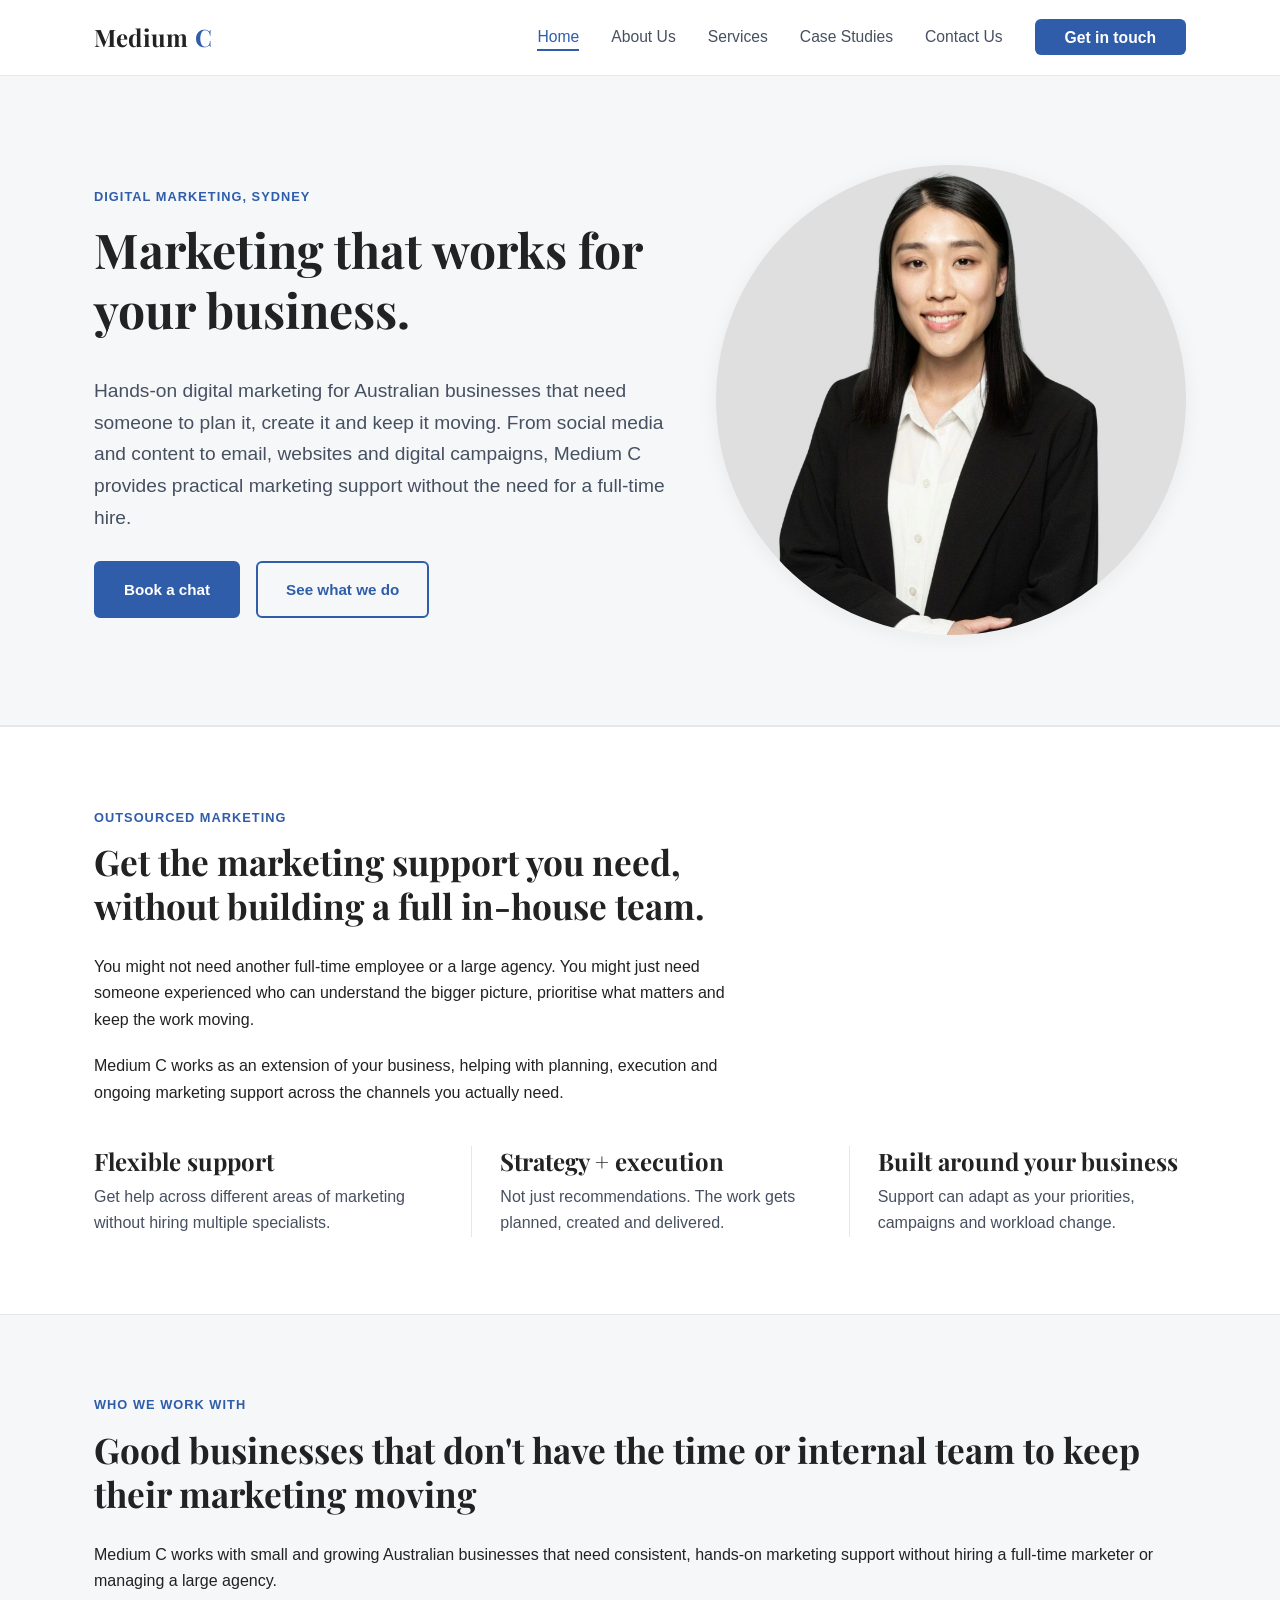
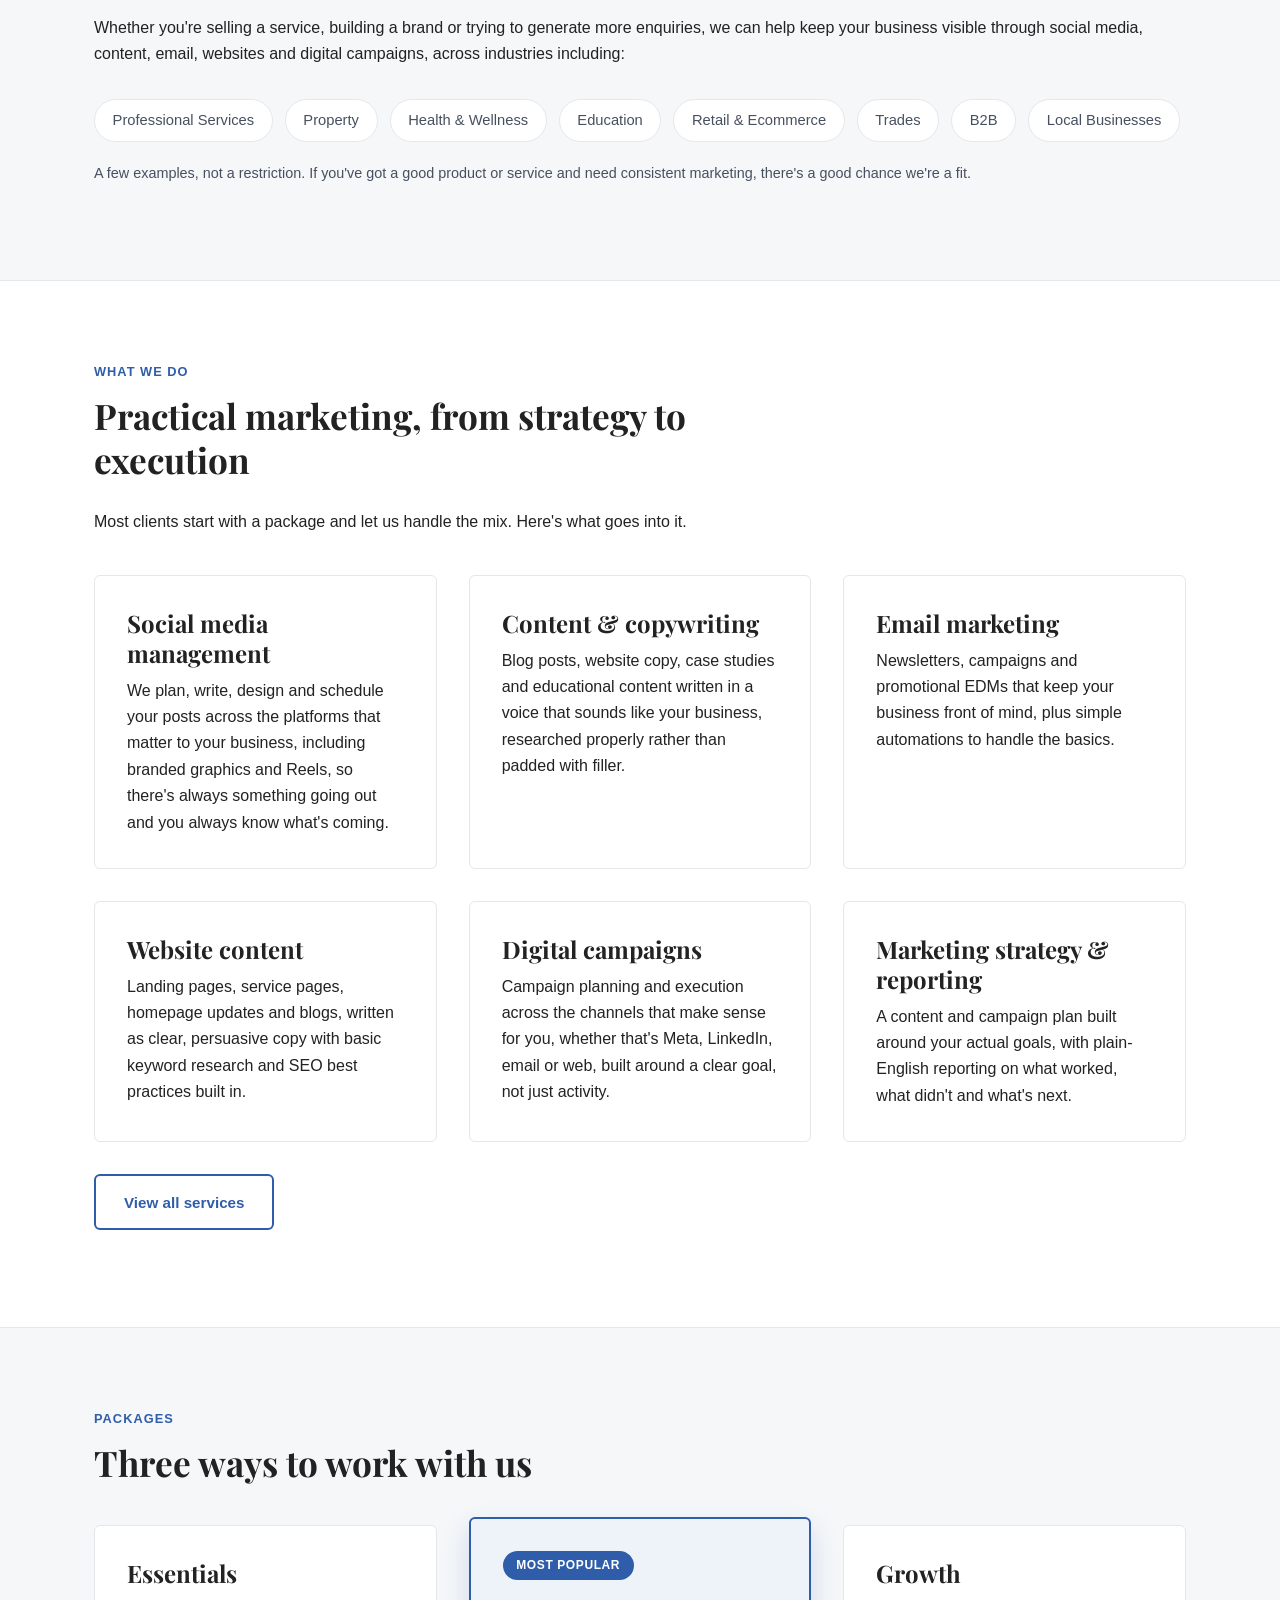
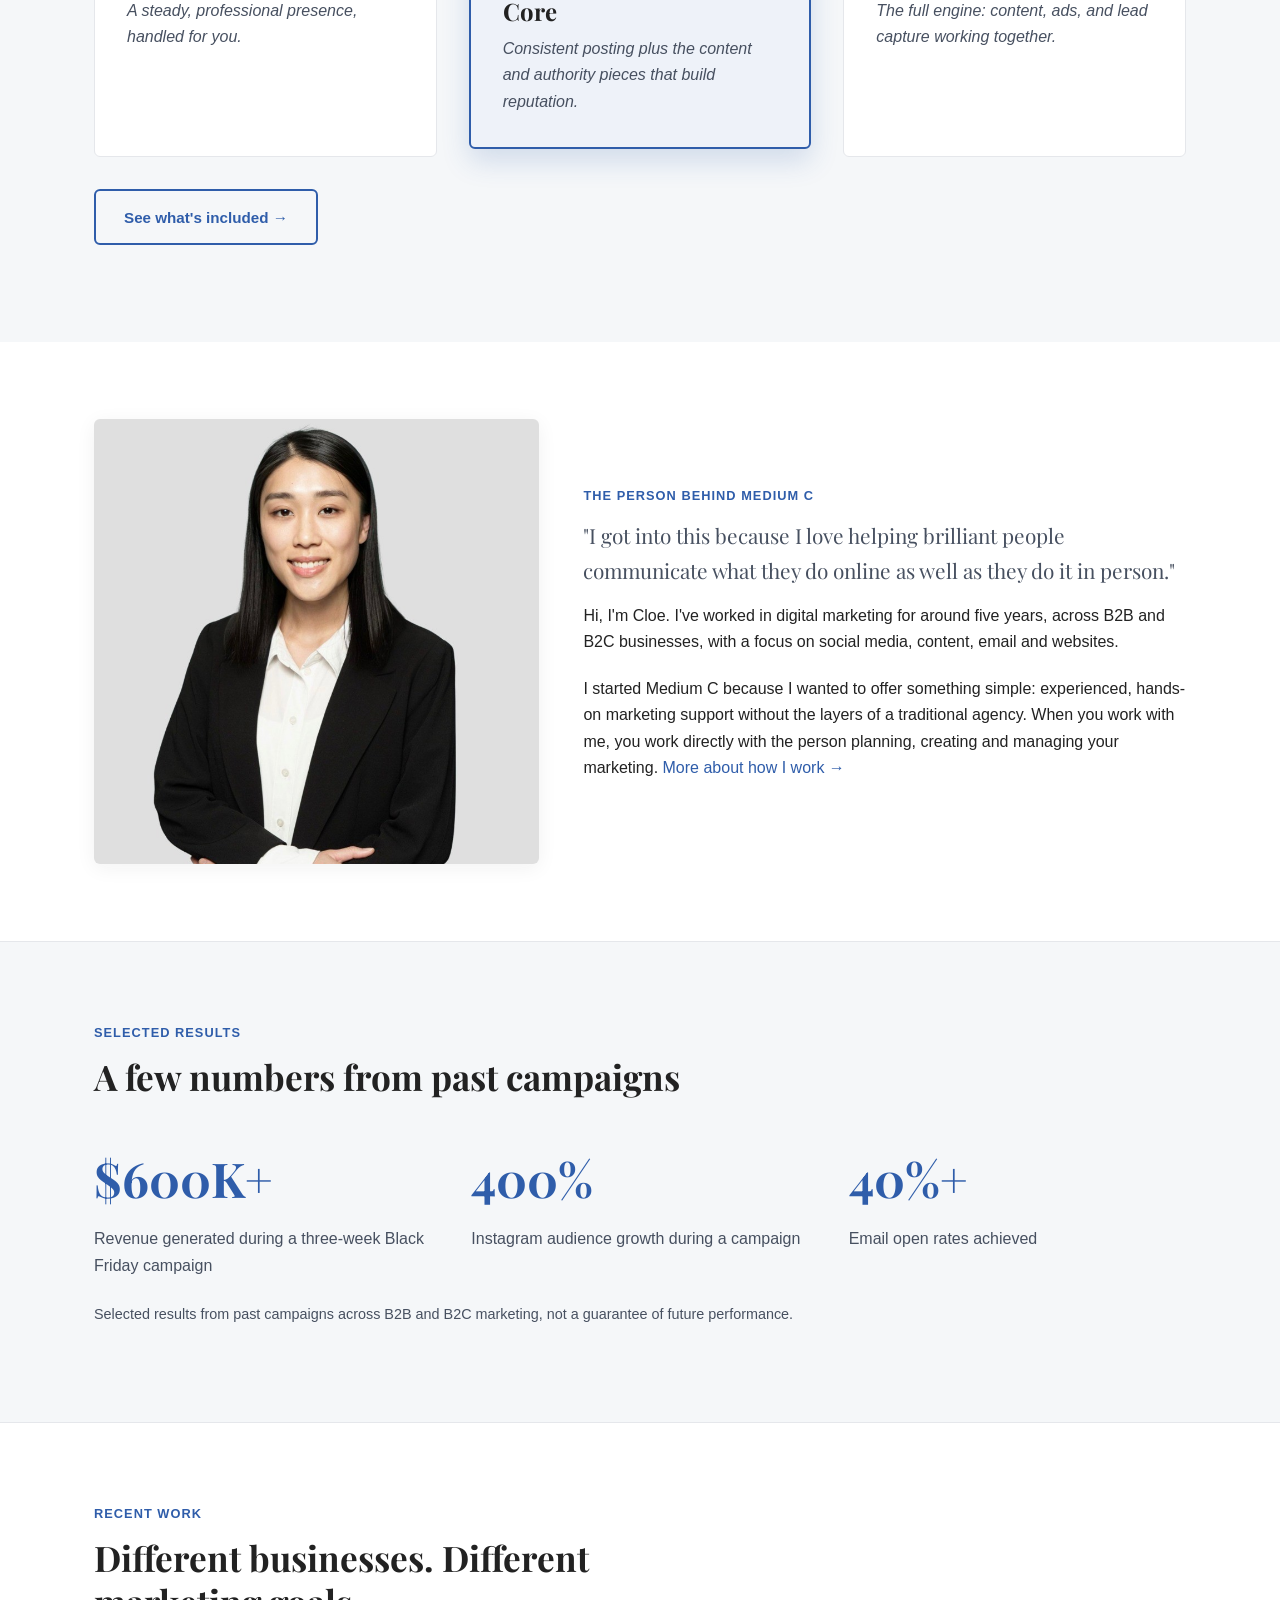
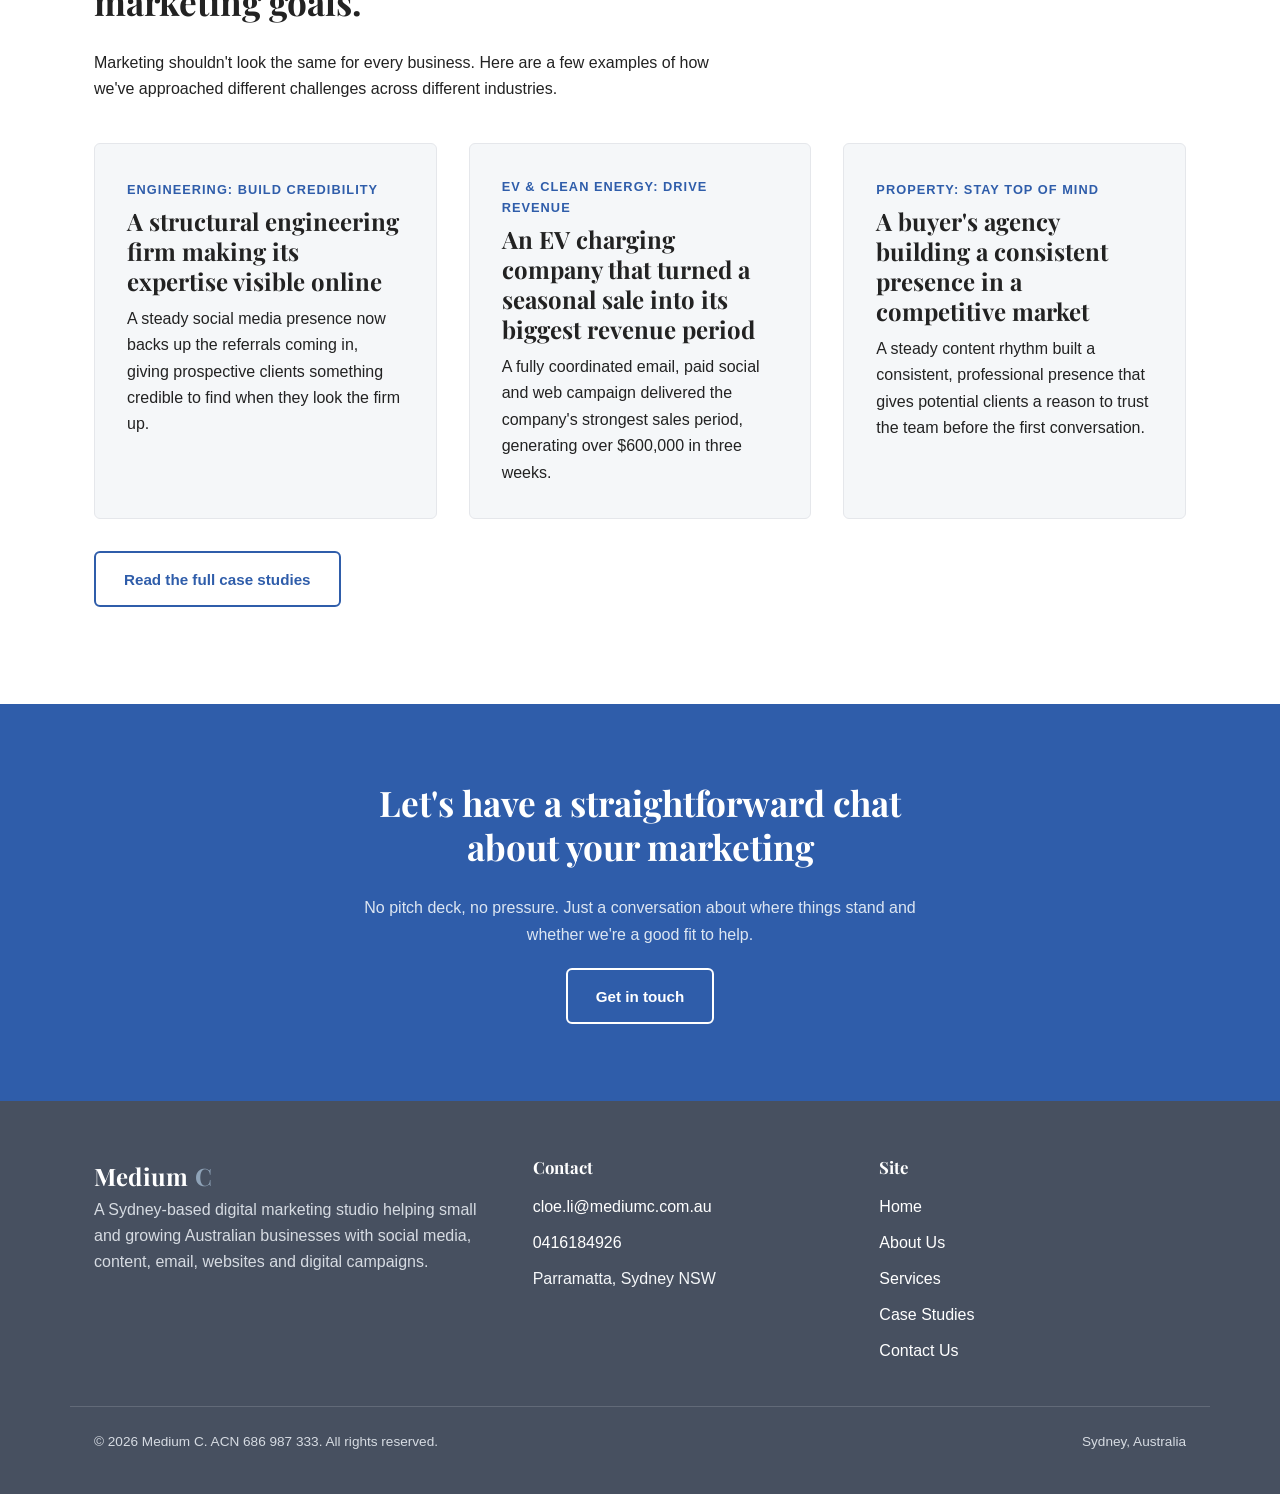
<file: index.html>
<!doctype html>
<html lang="en-AU">
<head>
  <meta charset="UTF-8">
  <meta name="viewport" content="width=device-width, initial-scale=1">
  <title>Medium C | Digital Marketing for Small Businesses Sydney</title>
  <meta name="description" content="Medium C provides hands-on digital marketing support for small and growing Australian businesses across social media, content, email, websites and digital campaigns.">
  <link rel="preconnect" href="https://fonts.googleapis.com">
  <link rel="preconnect" href="https://fonts.gstatic.com" crossorigin>
  <link href="https://fonts.googleapis.com/css2?family=Playfair+Display:wght@600;700&display=swap" rel="stylesheet">
  <link rel="stylesheet" href="css/style.css">
</head>
<body>

  <a class="skip-link" href="#main">Skip to main content</a>

  <!-- ================= HEADER (shared across all pages) ================= -->
  <header class="site-header">
    <div class="container site-header__inner">
      <a class="logo" href="index.html">Medium <span>C</span></a>

      <button class="nav-toggle" type="button" aria-expanded="false" aria-controls="main-nav">
        <span class="visually-hidden">Menu</span>
        <span class="nav-toggle__bar"></span>
        <span class="nav-toggle__bar"></span>
        <span class="nav-toggle__bar"></span>
      </button>

      <nav class="main-nav" id="main-nav" aria-label="Primary">
        <ul class="main-nav__list">
          <li><a href="index.html" aria-current="page">Home</a></li>
          <li><a href="about.html">About Us</a></li>
          <li><a href="services.html">Services</a></li>
          <li><a href="case-studies.html">Case Studies</a></li>
          <li><a href="contact.html">Contact Us</a></li>
          <li><a class="btn btn--primary" href="contact.html">Get in touch</a></li>
        </ul>
      </nav>
    </div>
  </header>

  <main id="main">

    <!-- ================= HERO ================= -->
    <section class="hero">
      <div class="container hero__inner">
        <div>
          <p class="eyebrow">Digital marketing, Sydney</p>
          <h1>Marketing that works for your business.</h1>
          <p class="lede">Hands-on digital marketing for Australian businesses that need someone to plan it, create it and keep it moving. From social media and content to email, websites and digital campaigns, Medium C provides practical marketing support without the need for a full-time hire.</p>
          <div class="hero__actions">
            <a class="btn btn--primary" href="contact.html">Book a chat</a>
            <a class="btn btn--outline" href="services.html">See what we do</a>
          </div>
        </div>
        <div>
          <img class="hero__image" src="images/founder.jpeg" alt="Cloe, founder of Medium C">
        </div>
      </div>
    </section>

    <!-- ================= OUTSOURCED MARKETING ================= -->
    <section class="section section--border-top">
      <div class="container">
        <div class="section-intro reveal">
          <p class="eyebrow">Outsourced marketing</p>
          <h2>Get the marketing support you need, without building a full in-house team.</h2>
          <p>You might not need another full-time employee or a large agency. You might just need someone experienced who can understand the bigger picture, prioritise what matters and keep the work moving.</p>
          <p>Medium C works as an extension of your business, helping with planning, execution and ongoing marketing support across the channels you actually need.</p>
        </div>
        <div class="benefit-grid reveal">
          <div class="benefit-grid__item">
            <h3>Flexible support</h3>
            <p>Get help across different areas of marketing without hiring multiple specialists.</p>
          </div>
          <div class="benefit-grid__item">
            <h3>Strategy + execution</h3>
            <p>Not just recommendations. The work gets planned, created and delivered.</p>
          </div>
          <div class="benefit-grid__item">
            <h3>Built around your business</h3>
            <p>Support can adapt as your priorities, campaigns and workload change.</p>
          </div>
        </div>
      </div>
    </section>

    <!-- ================= WHO WE WORK WITH ================= -->
    <section class="section section--light section--border-top">
      <div class="container">
        <p class="eyebrow reveal">Who we work with</p>
        <div class="who-we-work-with reveal">
          <h2>Good businesses that don't have the time or internal team to keep their marketing moving</h2>
          <p>Medium C works with small and growing Australian businesses that need consistent, hands-on marketing support without hiring a full-time marketer or managing a large agency.</p>
          <p>Whether you're selling a service, building a brand or trying to generate more enquiries, we can help keep your business visible through social media, content, email, websites and digital campaigns, across industries including:</p>
        </div>
        <ul class="audience-list reveal">
          <li>Professional Services</li>
          <li>Property</li>
          <li>Health &amp; Wellness</li>
          <li>Education</li>
          <li>Retail &amp; Ecommerce</li>
          <li>Trades</li>
          <li>B2B</li>
          <li>Local Businesses</li>
        </ul>
        <p class="reveal" style="margin-top: 1.25rem; font-size: 0.9rem; color: var(--colour-secondary);">A few examples, not a restriction. If you've got a good product or service and need consistent marketing, there's a good chance we're a fit.</p>
      </div>
    </section>

    <!-- ================= SERVICES TEASER ================= -->
    <section class="section section--border-top">
      <div class="container">
        <div class="section-intro reveal">
          <p class="eyebrow">What we do</p>
          <h2>Practical marketing, from strategy to execution</h2>
          <p>Most clients start with a package and let us handle the mix. Here's what goes into it.</p>
        </div>
        <div class="grid grid--3">
          <div class="card card--hover reveal">
            <h3>Social media management</h3>
            <p>We plan, write, design and schedule your posts across the platforms that matter to your business, including branded graphics and Reels, so there's always something going out and you always know what's coming.</p>
          </div>
          <div class="card card--hover reveal">
            <h3>Content &amp; copywriting</h3>
            <p>Blog posts, website copy, case studies and educational content written in a voice that sounds like your business, researched properly rather than padded with filler.</p>
          </div>
          <div class="card card--hover reveal">
            <h3>Email marketing</h3>
            <p>Newsletters, campaigns and promotional EDMs that keep your business front of mind, plus simple automations to handle the basics.</p>
          </div>
          <div class="card card--hover reveal">
            <h3>Website content</h3>
            <p>Landing pages, service pages, homepage updates and blogs, written as clear, persuasive copy with basic keyword research and SEO best practices built in.</p>
          </div>
          <div class="card card--hover reveal">
            <h3>Digital campaigns</h3>
            <p>Campaign planning and execution across the channels that make sense for you, whether that's Meta, LinkedIn, email or web, built around a clear goal, not just activity.</p>
          </div>
          <div class="card card--hover reveal">
            <h3>Marketing strategy &amp; reporting</h3>
            <p>A content and campaign plan built around your actual goals, with plain-English reporting on what worked, what didn't and what's next.</p>
          </div>
        </div>
        <p class="reveal" style="margin-top: 2rem;"><a class="btn btn--outline" href="services.html">View all services</a></p>
      </div>
    </section>

    <!-- ================= PACKAGES TEASER ================= -->
    <section class="section section--light section--border-top">
      <div class="container">
        <div class="section-intro reveal">
          <p class="eyebrow">Packages</p>
          <h2>Three ways to work with us</h2>
        </div>
        <div class="package-grid reveal">
          <div class="card package-card">
            <h3 class="package-card__name">Essentials</h3>
            <p class="package-card__tagline">A steady, professional presence, handled for you.</p>
          </div>
          <div class="card package-card package-card--featured">
            <p class="package-card__badge">Most popular</p>
            <h3 class="package-card__name">Core</h3>
            <p class="package-card__tagline">Consistent posting plus the content and authority pieces that build reputation.</p>
          </div>
          <div class="card package-card">
            <h3 class="package-card__name">Growth</h3>
            <p class="package-card__tagline">The full engine: content, ads, and lead capture working together.</p>
          </div>
        </div>
        <p class="reveal" style="margin-top: 2rem;"><a class="btn btn--outline" href="services.html#packages">See what's included &rarr;</a></p>
      </div>
    </section>

    <!-- ================= THE PERSON BEHIND MEDIUM C ================= -->
    <section class="section founder-band">
      <div class="container founder-band__inner">
        <img class="founder-photo" src="images/founder.jpeg" alt="Cloe, founder of Medium C">
        <div class="reveal">
          <p class="eyebrow">The person behind Medium C</p>
          <p class="founder-band__quote">"I got into this because I love helping brilliant people communicate what they do online as well as they do it in person."</p>
          <p>Hi, I'm Cloe. I've worked in digital marketing for around five years, across B2B and B2C businesses, with a focus on social media, content, email and websites.</p>
          <p>I started Medium C because I wanted to offer something simple: experienced, hands-on marketing support without the layers of a traditional agency. When you work with me, you work directly with the person planning, creating and managing your marketing. <a href="about.html">More about how I work &rarr;</a></p>
        </div>
      </div>
    </section>

    <!-- ================= SELECTED RESULTS ================= -->
    <section class="section section--light section--border-top">
      <div class="container">
        <div class="section-intro reveal">
          <p class="eyebrow">Selected results</p>
          <h2>A few numbers from past campaigns</h2>
        </div>
        <div class="results-band reveal">
          <div class="results-band__item">
            <p class="results-band__number">$600K+</p>
            <p class="results-band__label">Revenue generated during a three-week Black Friday campaign</p>
          </div>
          <div class="results-band__item">
            <p class="results-band__number">400%</p>
            <p class="results-band__label">Instagram audience growth during a campaign</p>
          </div>
          <div class="results-band__item">
            <p class="results-band__number">40%+</p>
            <p class="results-band__label">Email open rates achieved</p>
          </div>
        </div>
        <p class="reveal" style="margin-top: 1.5rem; font-size: 0.9rem; color: var(--colour-secondary);">Selected results from past campaigns across B2B and B2C marketing, not a guarantee of future performance.</p>
      </div>
    </section>

    <!-- ================= CASE STUDIES TEASER ================= -->
    <section class="section section--border-top">
      <div class="container">
        <div class="section-intro reveal">
          <p class="eyebrow">Recent work</p>
          <h2>Different businesses. Different marketing goals.</h2>
          <p>Marketing shouldn't look the same for every business. Here are a few examples of how we've approached different challenges across different industries.</p>
        </div>
        <div class="grid grid--3">
          <div class="card card--light reveal">
            <p class="eyebrow" style="margin-bottom:0.4rem;">Engineering: Build credibility</p>
            <h3>A structural engineering firm making its expertise visible online</h3>
            <p>A steady social media presence now backs up the referrals coming in, giving prospective clients something credible to find when they look the firm up.</p>
          </div>
          <div class="card card--light reveal">
            <p class="eyebrow" style="margin-bottom:0.4rem;">EV &amp; clean energy: Drive revenue</p>
            <h3>An EV charging company that turned a seasonal sale into its biggest revenue period</h3>
            <p>A fully coordinated email, paid social and web campaign delivered the company's strongest sales period, generating over $600,000 in three weeks.</p>
          </div>
          <div class="card card--light reveal">
            <p class="eyebrow" style="margin-bottom:0.4rem;">Property: Stay top of mind</p>
            <h3>A buyer's agency building a consistent presence in a competitive market</h3>
            <p>A steady content rhythm built a consistent, professional presence that gives potential clients a reason to trust the team before the first conversation.</p>
          </div>
        </div>
        <p class="reveal" style="margin-top: 2rem;"><a class="btn btn--outline" href="case-studies.html">Read the full case studies</a></p>
      </div>
    </section>

    <!-- ================= CTA BAND ================= -->
    <section class="section cta-band">
      <div class="container cta-band__inner reveal">
        <h2>Let's have a straightforward chat about your marketing</h2>
        <p>No pitch deck, no pressure. Just a conversation about where things stand and whether we're a good fit to help.</p>
        <a class="btn btn--outline-light" href="contact.html">Get in touch</a>
      </div>
    </section>

  </main>

  <!-- ================= FOOTER (shared across all pages) ================= -->
  <footer class="site-footer">
    <div class="container site-footer__inner">
      <div>
        <a class="logo" href="index.html">Medium <span>C</span></a>
        <p>A Sydney-based digital marketing studio helping small and growing Australian businesses with social media, content, email, websites and digital campaigns.</p>
      </div>
      <div>
        <h3>Contact</h3>
        <ul class="site-footer__list">
          <li><a href="mailto:cloe.li@mediumc.com.au">cloe.li@mediumc.com.au</a></li>
          <li><a href="tel:0416184926">0416184926</a></li>
          <li>Parramatta, Sydney NSW</li>
        </ul>
      </div>
      <div>
        <h3>Site</h3>
        <ul class="site-footer__list">
          <li><a href="index.html">Home</a></li>
          <li><a href="about.html">About Us</a></li>
          <li><a href="services.html">Services</a></li>
          <li><a href="case-studies.html">Case Studies</a></li>
          <li><a href="contact.html">Contact Us</a></li>
        </ul>
      </div>
    </div>
    <div class="container site-footer__bottom">
      <p>&copy; <span id="year">2026</span> Medium C. ACN 686 987 333. All rights reserved.</p>
      <p>Sydney, Australia</p>
    </div>
  </footer>

  <script src="js/main.js"></script>
</body>
</html>
</file>
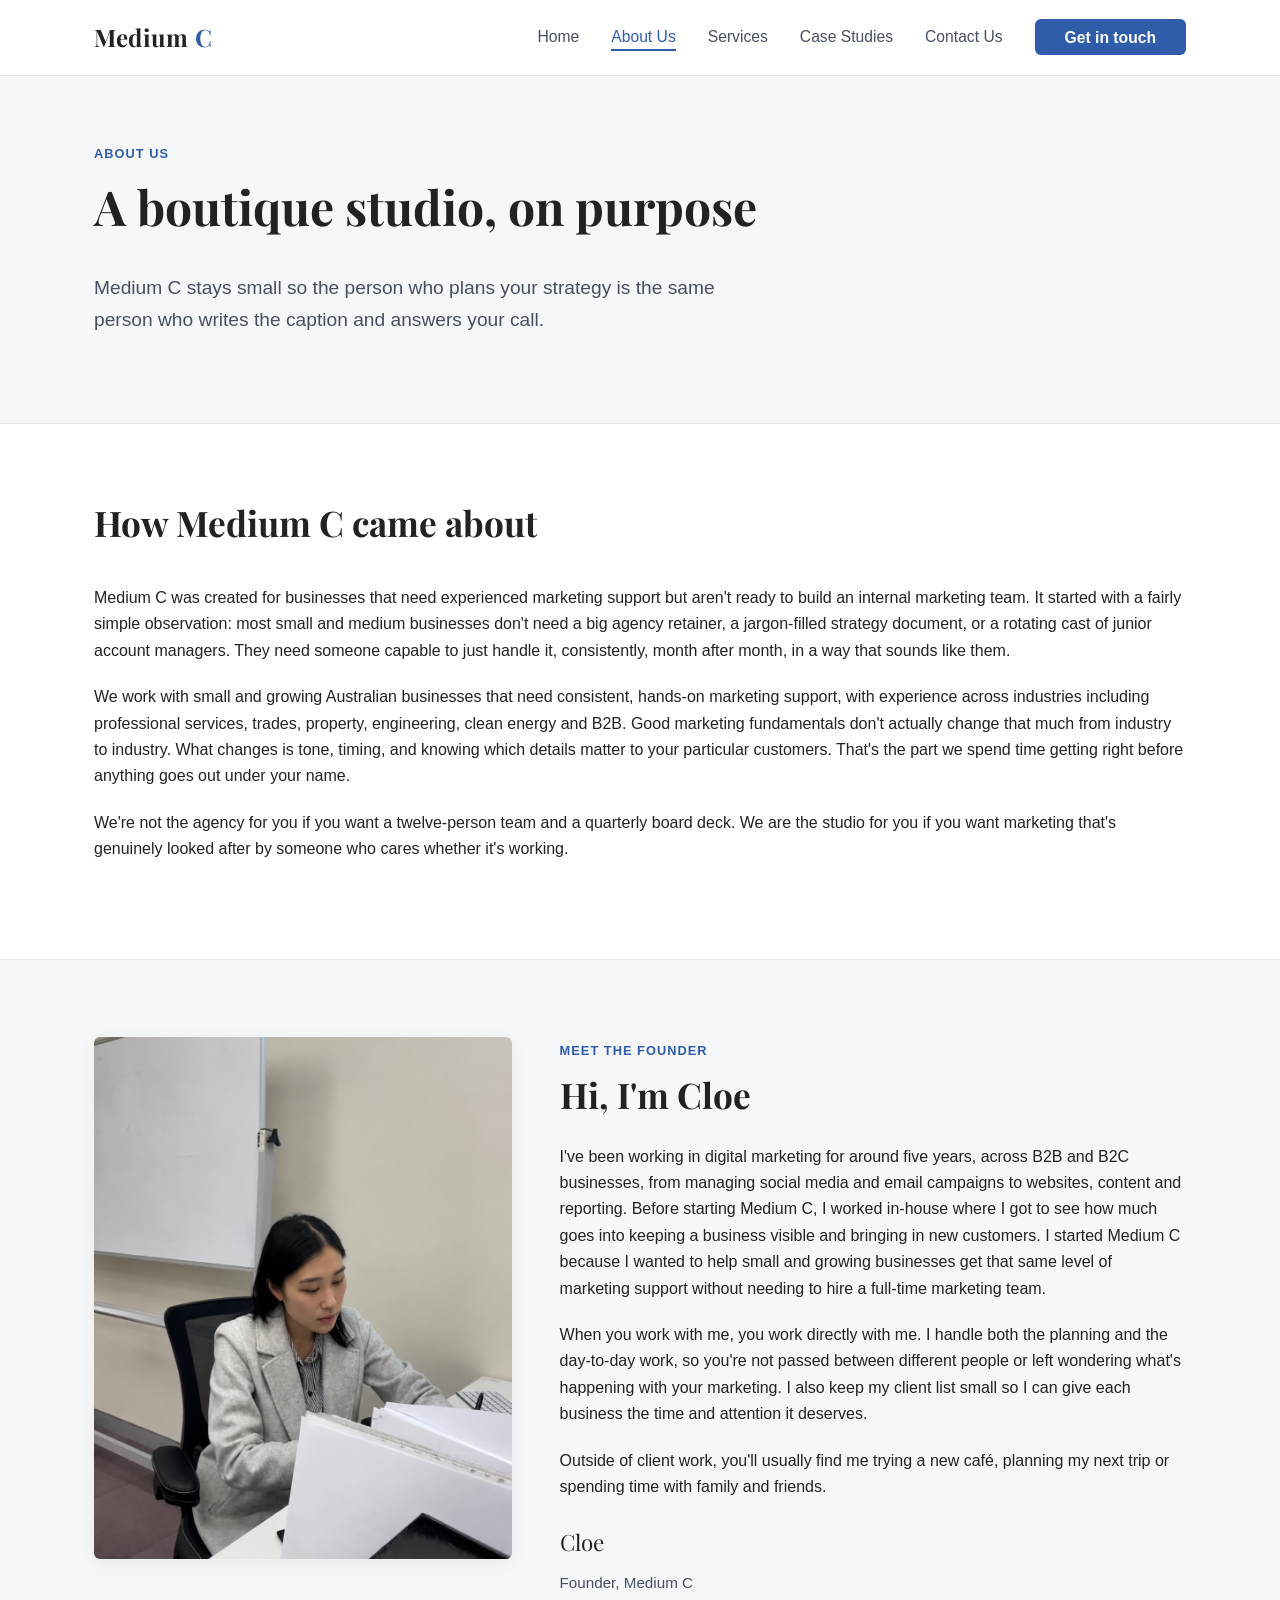
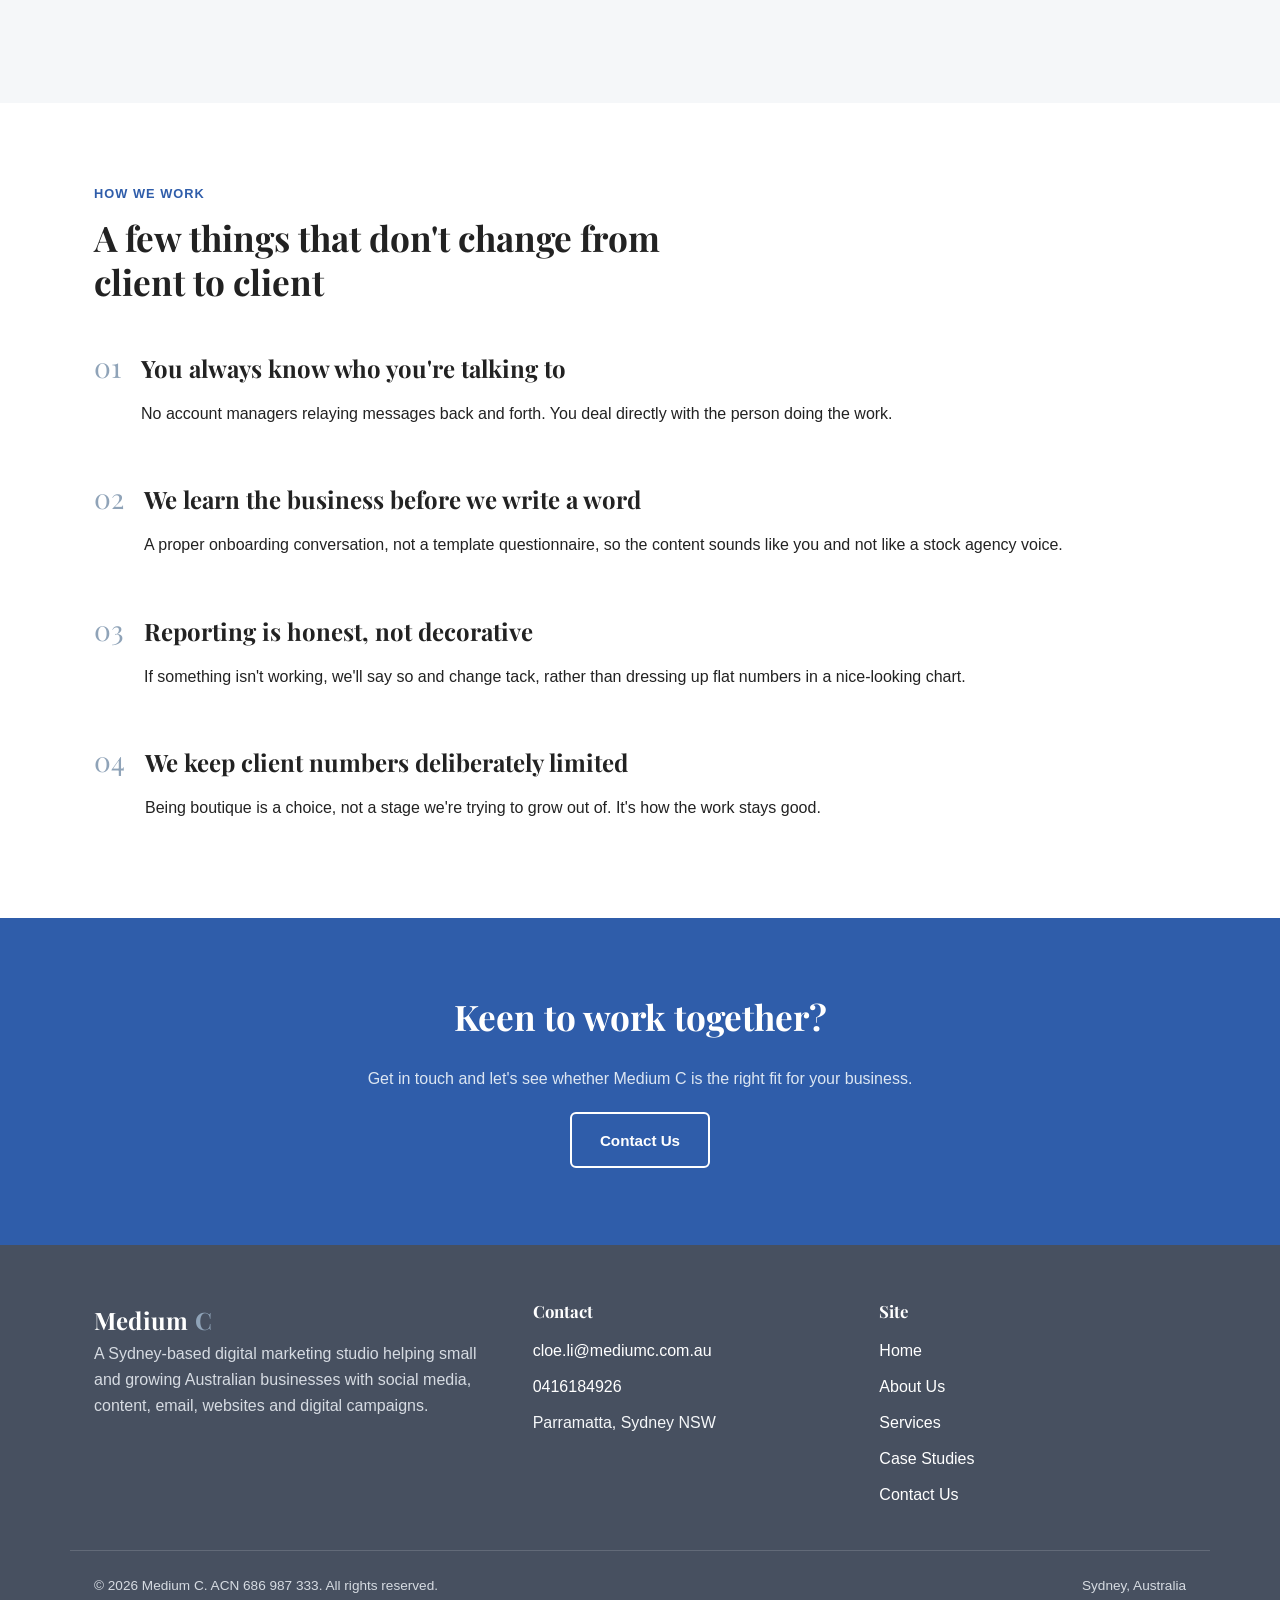
<file: about.html>
<!doctype html>
<html lang="en-AU">
<head>
  <meta charset="UTF-8">
  <meta name="viewport" content="width=device-width, initial-scale=1">
  <title>About Us | Medium C</title>
  <meta name="description" content="Medium C is run by Cloe, a Sydney-based marketer who works directly with every client. Here's a bit about the studio and how we work.">
  <link rel="preconnect" href="https://fonts.googleapis.com">
  <link rel="preconnect" href="https://fonts.gstatic.com" crossorigin>
  <link href="https://fonts.googleapis.com/css2?family=Playfair+Display:wght@600;700&display=swap" rel="stylesheet">
  <link rel="stylesheet" href="css/style.css">
</head>
<body>

  <a class="skip-link" href="#main">Skip to main content</a>

  <!-- ================= HEADER (shared across all pages) ================= -->
  <header class="site-header">
    <div class="container site-header__inner">
      <a class="logo" href="index.html">Medium <span>C</span></a>

      <button class="nav-toggle" type="button" aria-expanded="false" aria-controls="main-nav">
        <span class="visually-hidden">Menu</span>
        <span class="nav-toggle__bar"></span>
        <span class="nav-toggle__bar"></span>
        <span class="nav-toggle__bar"></span>
      </button>

      <nav class="main-nav" id="main-nav" aria-label="Primary">
        <ul class="main-nav__list">
          <li><a href="index.html">Home</a></li>
          <li><a href="about.html" aria-current="page">About Us</a></li>
          <li><a href="services.html">Services</a></li>
          <li><a href="case-studies.html">Case Studies</a></li>
          <li><a href="contact.html">Contact Us</a></li>
          <li><a class="btn btn--primary" href="contact.html">Get in touch</a></li>
        </ul>
      </nav>
    </div>
  </header>

  <main id="main">

    <!-- ================= PAGE HEADER ================= -->
    <section class="page-header">
      <div class="container page-header__inner">
        <p class="eyebrow">About Us</p>
        <h1>A boutique studio, on purpose</h1>
        <p class="lede">Medium C stays small so the person who plans your strategy is the same person who writes the caption and answers your call.</p>
      </div>
    </section>

    <!-- ================= STORY ================= -->
    <section class="section">
      <div class="container">
        <div class="section-intro reveal">
          <h2>How Medium C came about</h2>
        </div>
        <div class="reveal">
          <p>Medium C was created for businesses that need experienced marketing support but aren't ready to build an internal marketing team. It started with a fairly simple observation: most small and medium businesses don't need a big agency retainer, a jargon-filled strategy document, or a rotating cast of junior account managers. They need someone capable to just handle it, consistently, month after month, in a way that sounds like them.</p>
          <p>We work with small and growing Australian businesses that need consistent, hands-on marketing support, with experience across industries including professional services, trades, property, engineering, clean energy and B2B. Good marketing fundamentals don't actually change that much from industry to industry. What changes is tone, timing, and knowing which details matter to your particular customers. That's the part we spend time getting right before anything goes out under your name.</p>
          <p>We're not the agency for you if you want a twelve-person team and a quarterly board deck. We are the studio for you if you want marketing that's genuinely looked after by someone who cares whether it's working.</p>
        </div>
      </div>
    </section>

    <!-- ================= FOUNDER SECTION ================= -->
    <section class="section section--light section--border-top">
      <div class="container founder-section__inner">
        <div class="reveal">
          <img class="founder-photo founder-photo--large" src="images/Cloe_at_Desk.JPG" alt="Cloe, founder of Medium C, at her desk">
        </div>
        <div class="reveal">
          <p class="eyebrow">Meet the founder</p>
          <h2>Hi, I'm Cloe</h2>
          <p>I've been working in digital marketing for around five years, across B2B and B2C businesses, from managing social media and email campaigns to websites, content and reporting. Before starting Medium C, I worked in-house where I got to see how much goes into keeping a business visible and bringing in new customers. I started Medium C because I wanted to help small and growing businesses get that same level of marketing support without needing to hire a full-time marketing team.</p>
          <p>When you work with me, you work directly with me. I handle both the planning and the day-to-day work, so you're not passed between different people or left wondering what's happening with your marketing. I also keep my client list small so I can give each business the time and attention it deserves.</p>
          <p>Outside of client work, you'll usually find me trying a new café, planning my next trip or spending time with family and friends.</p>
          <p class="founder-signature">Cloe<br><span style="font-family: var(--font-body); font-size: 0.95rem; color: var(--colour-secondary);">Founder, Medium C</span></p>
        </div>
      </div>
    </section>

    <!-- ================= VALUES ================= -->
    <section class="section">
      <div class="container">
        <div class="section-intro reveal">
          <p class="eyebrow">How we work</p>
          <h2>A few things that don't change from client to client</h2>
        </div>
        <ol class="value-list reveal">
          <li>
            <span class="value-number">01</span>
            <div>
              <h3>You always know who you're talking to</h3>
              <p>No account managers relaying messages back and forth. You deal directly with the person doing the work.</p>
            </div>
          </li>
          <li>
            <span class="value-number">02</span>
            <div>
              <h3>We learn the business before we write a word</h3>
              <p>A proper onboarding conversation, not a template questionnaire, so the content sounds like you and not like a stock agency voice.</p>
            </div>
          </li>
          <li>
            <span class="value-number">03</span>
            <div>
              <h3>Reporting is honest, not decorative</h3>
              <p>If something isn't working, we'll say so and change tack, rather than dressing up flat numbers in a nice-looking chart.</p>
            </div>
          </li>
          <li>
            <span class="value-number">04</span>
            <div>
              <h3>We keep client numbers deliberately limited</h3>
              <p>Being boutique is a choice, not a stage we're trying to grow out of. It's how the work stays good.</p>
            </div>
          </li>
        </ol>
      </div>
    </section>

    <!-- ================= CTA BAND ================= -->
    <section class="section cta-band">
      <div class="container cta-band__inner reveal">
        <h2>Keen to work together?</h2>
        <p>Get in touch and let's see whether Medium C is the right fit for your business.</p>
        <a class="btn btn--outline-light" href="contact.html">Contact Us</a>
      </div>
    </section>

  </main>

  <!-- ================= FOOTER (shared across all pages) ================= -->
  <footer class="site-footer">
    <div class="container site-footer__inner">
      <div>
        <a class="logo" href="index.html">Medium <span>C</span></a>
        <p>A Sydney-based digital marketing studio helping small and growing Australian businesses with social media, content, email, websites and digital campaigns.</p>
      </div>
      <div>
        <h3>Contact</h3>
        <ul class="site-footer__list">
          <li><a href="mailto:cloe.li@mediumc.com.au">cloe.li@mediumc.com.au</a></li>
          <li><a href="tel:0416184926">0416184926</a></li>
          <li>Parramatta, Sydney NSW</li>
        </ul>
      </div>
      <div>
        <h3>Site</h3>
        <ul class="site-footer__list">
          <li><a href="index.html">Home</a></li>
          <li><a href="about.html">About Us</a></li>
          <li><a href="services.html">Services</a></li>
          <li><a href="case-studies.html">Case Studies</a></li>
          <li><a href="contact.html">Contact Us</a></li>
        </ul>
      </div>
    </div>
    <div class="container site-footer__bottom">
      <p>&copy; <span id="year">2026</span> Medium C. ACN 686 987 333. All rights reserved.</p>
      <p>Sydney, Australia</p>
    </div>
  </footer>

  <script src="js/main.js"></script>
</body>
</html>
</file>
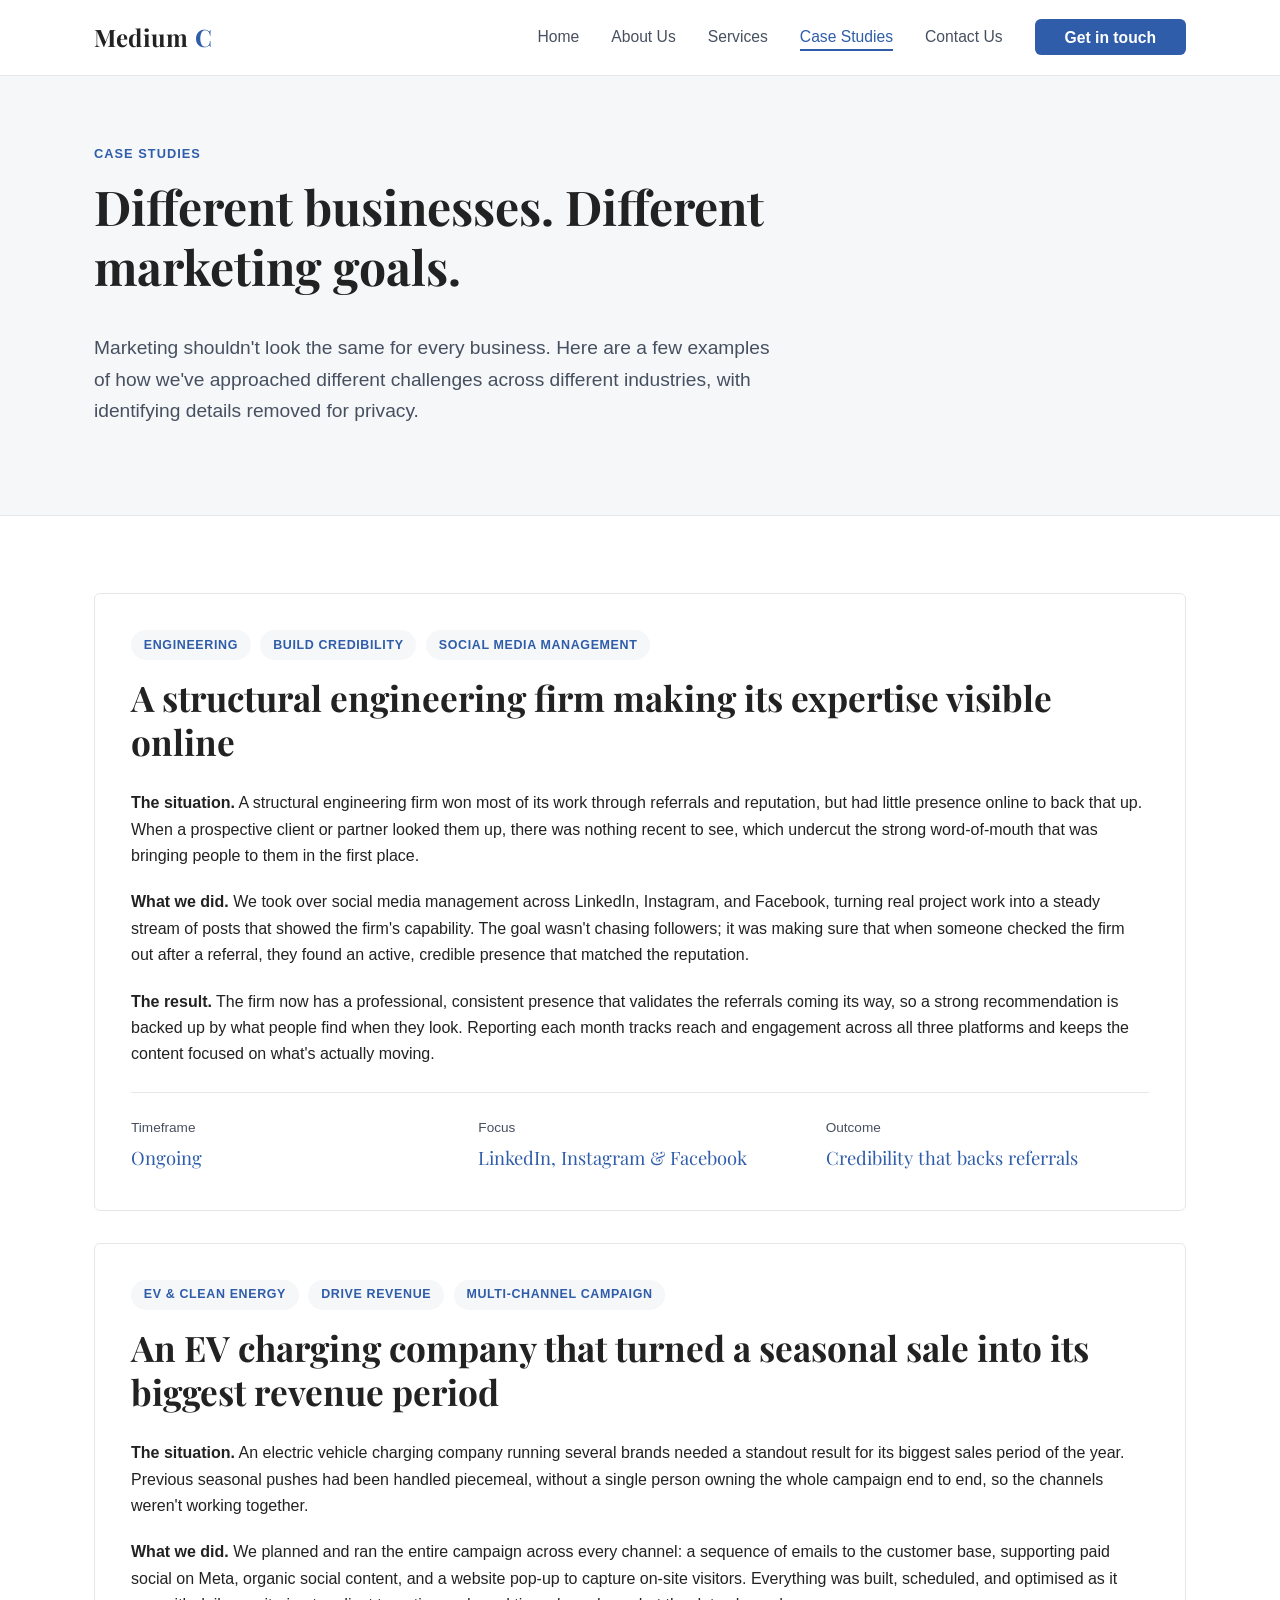
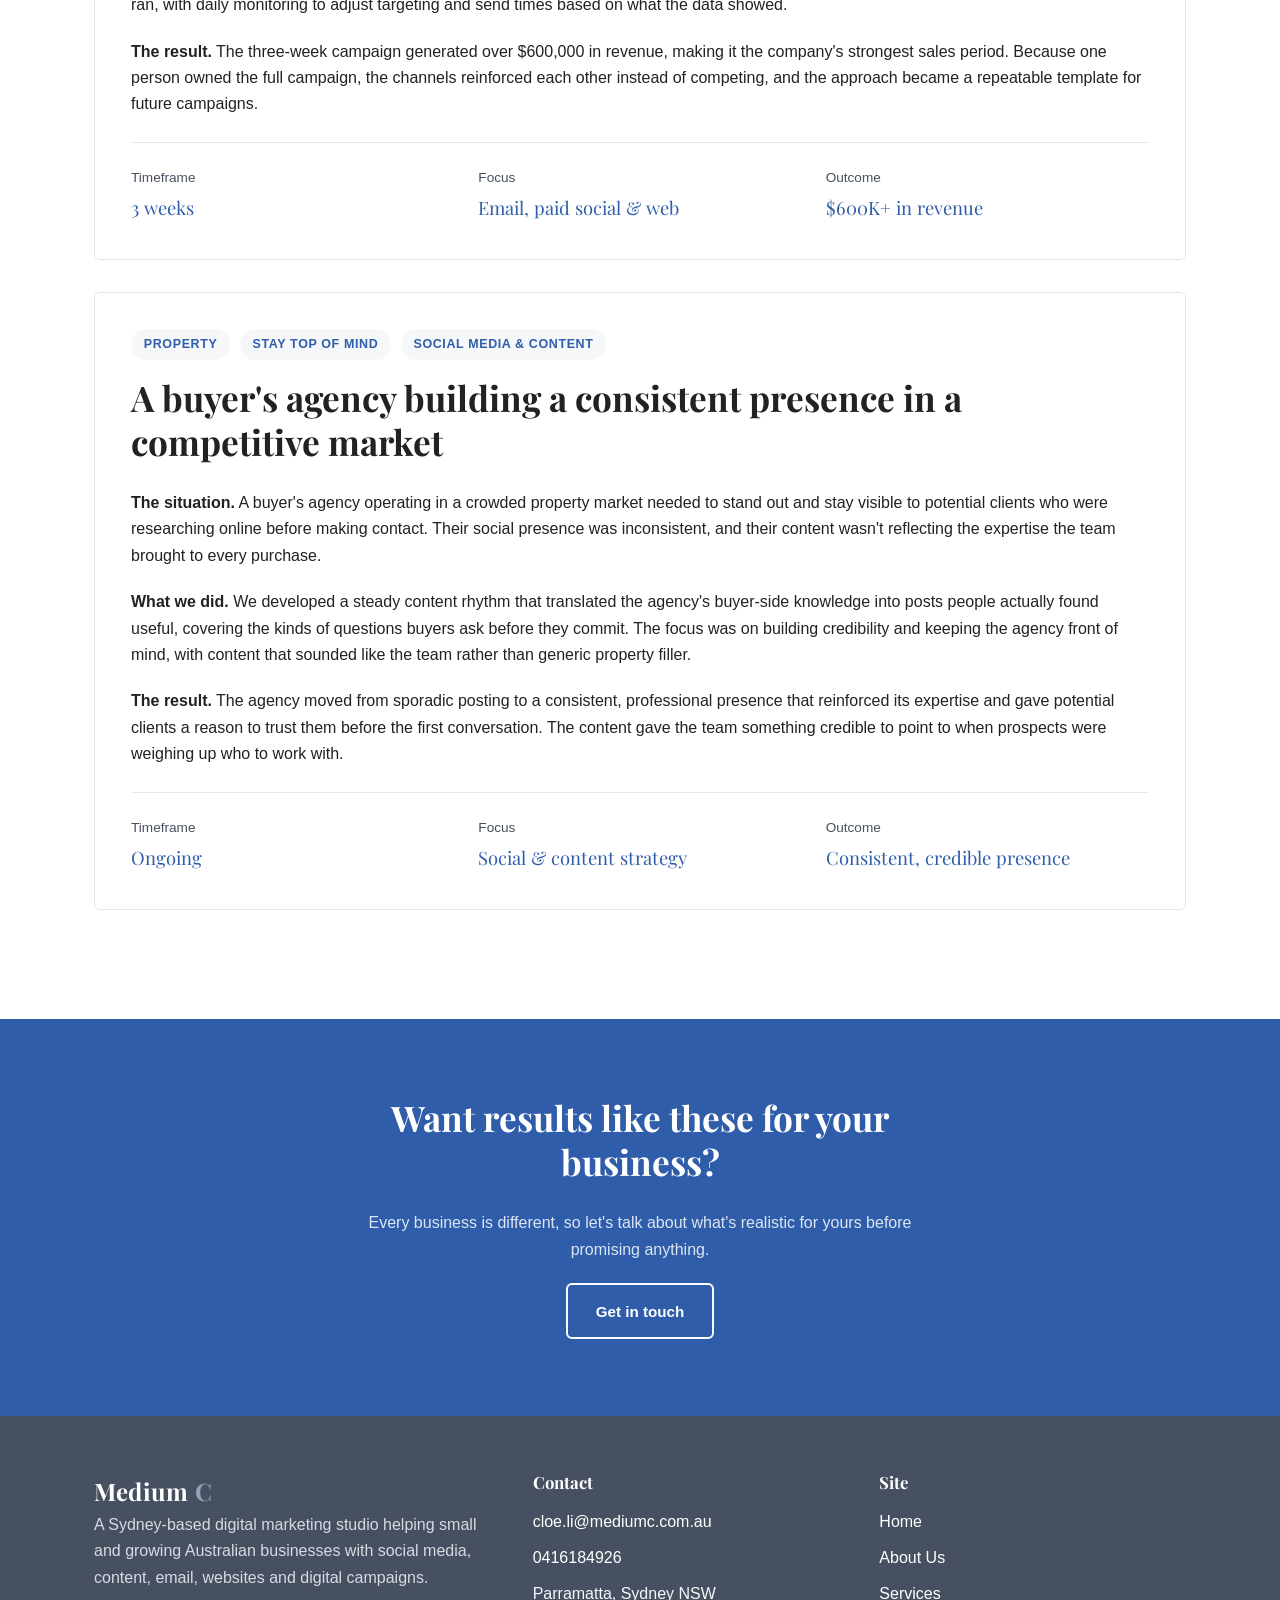
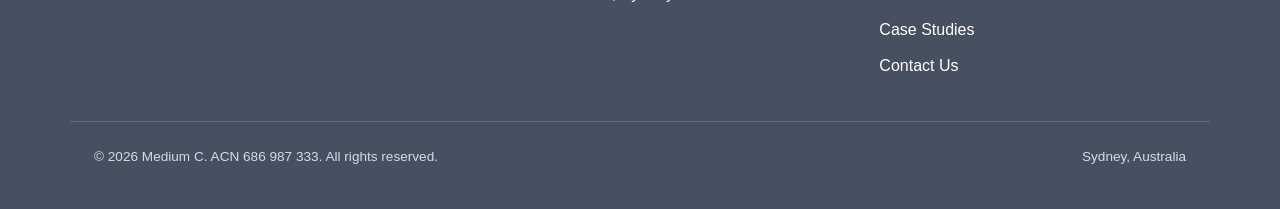
<file: case-studies.html>
<!doctype html>
<html lang="en-AU">
<head>
  <meta charset="UTF-8">
  <meta name="viewport" content="width=device-width, initial-scale=1">
  <title>Case Studies | Medium C</title>
  <meta name="description" content="A few anonymised examples of the marketing work Medium C has delivered, including for engineering, EV and clean energy, and property businesses.">
  <link rel="preconnect" href="https://fonts.googleapis.com">
  <link rel="preconnect" href="https://fonts.gstatic.com" crossorigin>
  <link href="https://fonts.googleapis.com/css2?family=Playfair+Display:wght@600;700&display=swap" rel="stylesheet">
  <link rel="stylesheet" href="css/style.css">
</head>
<body>

  <a class="skip-link" href="#main">Skip to main content</a>

  <!-- ================= HEADER (shared across all pages) ================= -->
  <header class="site-header">
    <div class="container site-header__inner">
      <a class="logo" href="index.html">Medium <span>C</span></a>

      <button class="nav-toggle" type="button" aria-expanded="false" aria-controls="main-nav">
        <span class="visually-hidden">Menu</span>
        <span class="nav-toggle__bar"></span>
        <span class="nav-toggle__bar"></span>
        <span class="nav-toggle__bar"></span>
      </button>

      <nav class="main-nav" id="main-nav" aria-label="Primary">
        <ul class="main-nav__list">
          <li><a href="index.html">Home</a></li>
          <li><a href="about.html">About Us</a></li>
          <li><a href="services.html">Services</a></li>
          <li><a href="case-studies.html" aria-current="page">Case Studies</a></li>
          <li><a href="contact.html">Contact Us</a></li>
          <li><a class="btn btn--primary" href="contact.html">Get in touch</a></li>
        </ul>
      </nav>
    </div>
  </header>

  <main id="main">

    <!-- ================= PAGE HEADER ================= -->
    <section class="page-header">
      <div class="container page-header__inner">
        <p class="eyebrow">Case Studies</p>
        <h1>Different businesses. Different marketing goals.</h1>
        <p class="lede">Marketing shouldn't look the same for every business. Here are a few examples of how we've approached different challenges across different industries, with identifying details removed for privacy.</p>
      </div>
    </section>

    <!-- ================= CASE STUDIES ================= -->
    <section class="section">
      <div class="container">

        <article class="case-study reveal">
          <div class="case-study__meta">
            <span class="case-study__tag">Engineering</span>
            <span class="case-study__tag">Build credibility</span>
            <span class="case-study__tag">Social media management</span>
          </div>
          <h2>A structural engineering firm making its expertise visible online</h2>
          <p><strong>The situation.</strong> A structural engineering firm won most of its work through referrals and reputation, but had little presence online to back that up. When a prospective client or partner looked them up, there was nothing recent to see, which undercut the strong word-of-mouth that was bringing people to them in the first place.</p>
          <p><strong>What we did.</strong> We took over social media management across LinkedIn, Instagram, and Facebook, turning real project work into a steady stream of posts that showed the firm's capability. The goal wasn't chasing followers; it was making sure that when someone checked the firm out after a referral, they found an active, credible presence that matched the reputation.</p>
          <p><strong>The result.</strong> The firm now has a professional, consistent presence that validates the referrals coming its way, so a strong recommendation is backed up by what people find when they look. Reporting each month tracks reach and engagement across all three platforms and keeps the content focused on what's actually moving.</p>
          <dl class="case-study__results">
            <div>
              <dt>Timeframe</dt>
              <dd>Ongoing</dd>
            </div>
            <div>
              <dt>Focus</dt>
              <dd>LinkedIn, Instagram &amp; Facebook</dd>
            </div>
            <div>
              <dt>Outcome</dt>
              <dd>Credibility that backs referrals</dd>
            </div>
          </dl>
        </article>

        <article class="case-study reveal">
          <div class="case-study__meta">
            <span class="case-study__tag">EV &amp; clean energy</span>
            <span class="case-study__tag">Drive revenue</span>
            <span class="case-study__tag">Multi-channel campaign</span>
          </div>
          <h2>An EV charging company that turned a seasonal sale into its biggest revenue period</h2>
          <p><strong>The situation.</strong> An electric vehicle charging company running several brands needed a standout result for its biggest sales period of the year. Previous seasonal pushes had been handled piecemeal, without a single person owning the whole campaign end to end, so the channels weren't working together.</p>
          <p><strong>What we did.</strong> We planned and ran the entire campaign across every channel: a sequence of emails to the customer base, supporting paid social on Meta, organic social content, and a website pop-up to capture on-site visitors. Everything was built, scheduled, and optimised as it ran, with daily monitoring to adjust targeting and send times based on what the data showed.</p>
          <p><strong>The result.</strong> The three-week campaign generated over $600,000 in revenue, making it the company's strongest sales period. Because one person owned the full campaign, the channels reinforced each other instead of competing, and the approach became a repeatable template for future campaigns.</p>
          <dl class="case-study__results">
            <div>
              <dt>Timeframe</dt>
              <dd>3 weeks</dd>
            </div>
            <div>
              <dt>Focus</dt>
              <dd>Email, paid social &amp; web</dd>
            </div>
            <div>
              <dt>Outcome</dt>
              <dd>$600K+ in revenue</dd>
            </div>
          </dl>
        </article>

        <article class="case-study reveal">
          <div class="case-study__meta">
            <span class="case-study__tag">Property</span>
            <span class="case-study__tag">Stay top of mind</span>
            <span class="case-study__tag">Social media &amp; content</span>
          </div>
          <h2>A buyer's agency building a consistent presence in a competitive market</h2>
          <p><strong>The situation.</strong> A buyer's agency operating in a crowded property market needed to stand out and stay visible to potential clients who were researching online before making contact. Their social presence was inconsistent, and their content wasn't reflecting the expertise the team brought to every purchase.</p>
          <p><strong>What we did.</strong> We developed a steady content rhythm that translated the agency's buyer-side knowledge into posts people actually found useful, covering the kinds of questions buyers ask before they commit. The focus was on building credibility and keeping the agency front of mind, with content that sounded like the team rather than generic property filler.</p>
          <p><strong>The result.</strong> The agency moved from sporadic posting to a consistent, professional presence that reinforced its expertise and gave potential clients a reason to trust them before the first conversation. The content gave the team something credible to point to when prospects were weighing up who to work with.</p>
          <dl class="case-study__results">
            <div>
              <dt>Timeframe</dt>
              <dd>Ongoing</dd>
            </div>
            <div>
              <dt>Focus</dt>
              <dd>Social &amp; content strategy</dd>
            </div>
            <div>
              <dt>Outcome</dt>
              <dd>Consistent, credible presence</dd>
            </div>
          </dl>
        </article>

      </div>
    </section>

    <!-- ================= CTA BAND ================= -->
    <section class="section cta-band">
      <div class="container cta-band__inner reveal">
        <h2>Want results like these for your business?</h2>
        <p>Every business is different, so let's talk about what's realistic for yours before promising anything.</p>
        <a class="btn btn--outline-light" href="contact.html">Get in touch</a>
      </div>
    </section>

  </main>

  <!-- ================= FOOTER (shared across all pages) ================= -->
  <footer class="site-footer">
    <div class="container site-footer__inner">
      <div>
        <a class="logo" href="index.html">Medium <span>C</span></a>
        <p>A Sydney-based digital marketing studio helping small and growing Australian businesses with social media, content, email, websites and digital campaigns.</p>
      </div>
      <div>
        <h3>Contact</h3>
        <ul class="site-footer__list">
          <li><a href="mailto:cloe.li@mediumc.com.au">cloe.li@mediumc.com.au</a></li>
          <li><a href="tel:0416184926">0416184926</a></li>
          <li>Parramatta, Sydney NSW</li>
        </ul>
      </div>
      <div>
        <h3>Site</h3>
        <ul class="site-footer__list">
          <li><a href="index.html">Home</a></li>
          <li><a href="about.html">About Us</a></li>
          <li><a href="services.html">Services</a></li>
          <li><a href="case-studies.html">Case Studies</a></li>
          <li><a href="contact.html">Contact Us</a></li>
        </ul>
      </div>
    </div>
    <div class="container site-footer__bottom">
      <p>&copy; <span id="year">2026</span> Medium C. ACN 686 987 333. All rights reserved.</p>
      <p>Sydney, Australia</p>
    </div>
  </footer>

  <script src="js/main.js"></script>
</body>
</html>
</file>
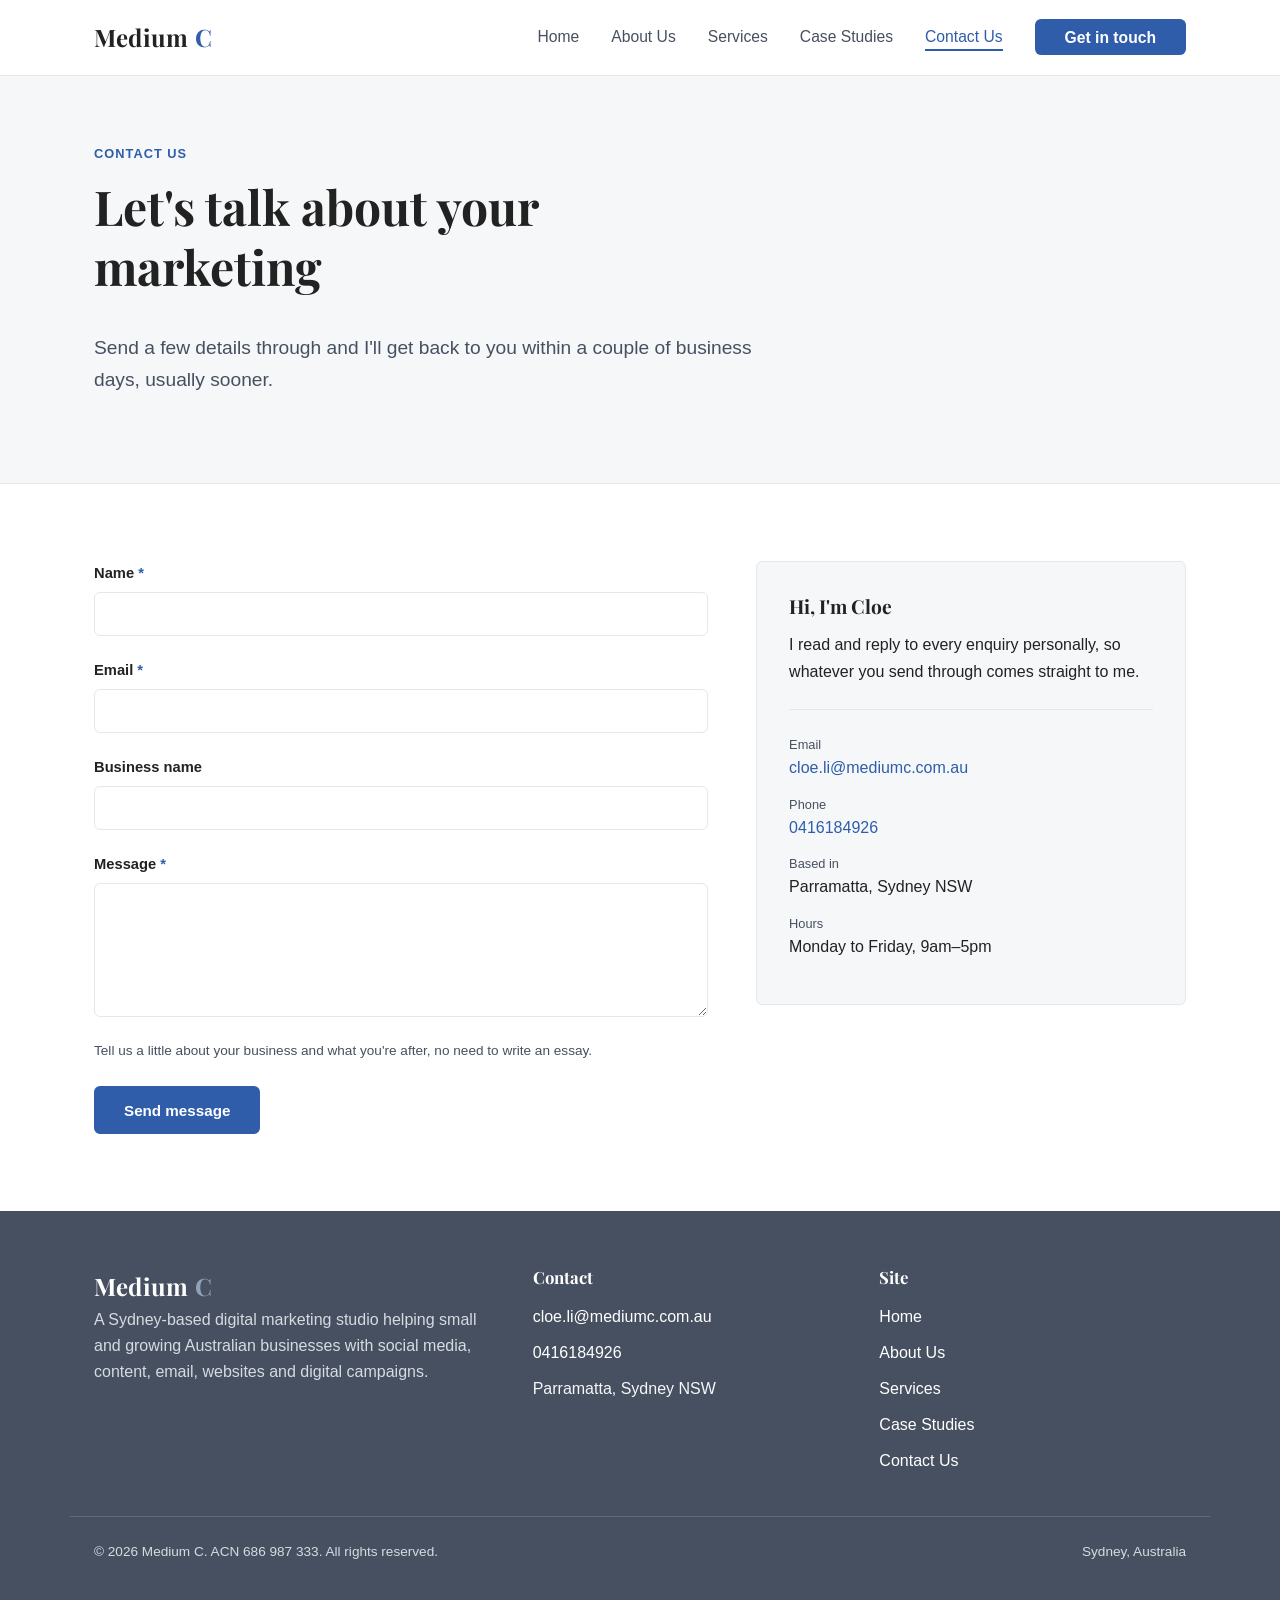
<file: contact.html>
<!doctype html>
<html lang="en-AU">
<head>
  <meta charset="UTF-8">
  <meta name="viewport" content="width=device-width, initial-scale=1">
  <title>Contact Us | Medium C</title>
  <meta name="description" content="Get in touch with Medium C, a Sydney-based digital marketing studio, for a no-obligation chat about your marketing.">
  <link rel="preconnect" href="https://fonts.googleapis.com">
  <link rel="preconnect" href="https://fonts.gstatic.com" crossorigin>
  <link href="https://fonts.googleapis.com/css2?family=Playfair+Display:wght@600;700&display=swap" rel="stylesheet">
  <link rel="stylesheet" href="css/style.css">
</head>
<body>

  <a class="skip-link" href="#main">Skip to main content</a>

  <!-- ================= HEADER (shared across all pages) ================= -->
  <header class="site-header">
    <div class="container site-header__inner">
      <a class="logo" href="index.html">Medium <span>C</span></a>

      <button class="nav-toggle" type="button" aria-expanded="false" aria-controls="main-nav">
        <span class="visually-hidden">Menu</span>
        <span class="nav-toggle__bar"></span>
        <span class="nav-toggle__bar"></span>
        <span class="nav-toggle__bar"></span>
      </button>

      <nav class="main-nav" id="main-nav" aria-label="Primary">
        <ul class="main-nav__list">
          <li><a href="index.html">Home</a></li>
          <li><a href="about.html">About Us</a></li>
          <li><a href="services.html">Services</a></li>
          <li><a href="case-studies.html">Case Studies</a></li>
          <li><a href="contact.html" aria-current="page">Contact Us</a></li>
          <li><a class="btn btn--primary" href="contact.html">Get in touch</a></li>
        </ul>
      </nav>
    </div>
  </header>

  <main id="main">

    <!-- ================= PAGE HEADER ================= -->
    <section class="page-header">
      <div class="container page-header__inner">
        <p class="eyebrow">Contact Us</p>
        <h1>Let's talk about your marketing</h1>
        <p class="lede">Send a few details through and I'll get back to you within a couple of business days, usually sooner.</p>
      </div>
    </section>

    <!-- ================= CONTACT FORM + DETAILS ================= -->
    <section class="section">
      <div class="container contact-layout">

        <div class="reveal">
          <!--
            Web3Forms setup:
            - The form posts directly to Web3Forms's API, no backend of our own required.
            - access_key identifies which Web3Forms account/inbox submissions go to.
            - The hidden "botcheck" checkbox is Web3Forms's own honeypot convention: it
              must stay unchecked and hidden from real visitors, so bots that blindly
              fill in every field trip it and get filtered out.
          -->
          <form
            method="POST"
            action="https://api.web3forms.com/submit"
          >
            <input type="hidden" name="access_key" value="48737b91-4881-4c1b-8548-e2ad5d88f4ba">

            <input type="checkbox" name="botcheck" class="honeypot-field">

            <div class="form-field form-field--required">
              <label for="name">Name</label>
              <input type="text" id="name" name="name" autocomplete="name" required>
            </div>

            <div class="form-field form-field--required">
              <label for="email">Email</label>
              <input type="email" id="email" name="email" autocomplete="email" required>
            </div>

            <div class="form-field">
              <label for="business">Business name</label>
              <input type="text" id="business" name="business" autocomplete="organization">
            </div>

            <div class="form-field form-field--required">
              <label for="message">Message</label>
              <textarea id="message" name="message" rows="6" required></textarea>
            </div>
            <p class="form-note">Tell us a little about your business and what you're after, no need to write an essay.</p>

            <button class="btn btn--primary" type="submit">Send message</button>
          </form>
        </div>

        <aside class="contact-card reveal">
          <h2 style="font-size: 1.2rem;">Hi, I'm Cloe</h2>
          <p>I read and reply to every enquiry personally, so whatever you send through comes straight to me.</p>
          <ul class="contact-details">
            <li>
              <span>Email</span>
              <a href="mailto:cloe.li@mediumc.com.au">cloe.li@mediumc.com.au</a>
            </li>
            <li>
              <span>Phone</span>
              <a href="tel:0416184926">0416184926</a>
            </li>
            <li>
              <span>Based in</span>
              Parramatta, Sydney NSW
            </li>
            <li>
              <span>Hours</span>
              Monday to Friday, 9am–5pm
            </li>
          </ul>
        </aside>

      </div>
    </section>

  </main>

  <!-- ================= FOOTER (shared across all pages) ================= -->
  <footer class="site-footer">
    <div class="container site-footer__inner">
      <div>
        <a class="logo" href="index.html">Medium <span>C</span></a>
        <p>A Sydney-based digital marketing studio helping small and growing Australian businesses with social media, content, email, websites and digital campaigns.</p>
      </div>
      <div>
        <h3>Contact</h3>
        <ul class="site-footer__list">
          <li><a href="mailto:cloe.li@mediumc.com.au">cloe.li@mediumc.com.au</a></li>
          <li><a href="tel:0416184926">0416184926</a></li>
          <li>Parramatta, Sydney NSW</li>
        </ul>
      </div>
      <div>
        <h3>Site</h3>
        <ul class="site-footer__list">
          <li><a href="index.html">Home</a></li>
          <li><a href="about.html">About Us</a></li>
          <li><a href="services.html">Services</a></li>
          <li><a href="case-studies.html">Case Studies</a></li>
          <li><a href="contact.html">Contact Us</a></li>
        </ul>
      </div>
    </div>
    <div class="container site-footer__bottom">
      <p>&copy; <span id="year">2026</span> Medium C. ACN 686 987 333. All rights reserved.</p>
      <p>Sydney, Australia</p>
    </div>
  </footer>

  <script src="js/main.js"></script>
</body>
</html>
</file>
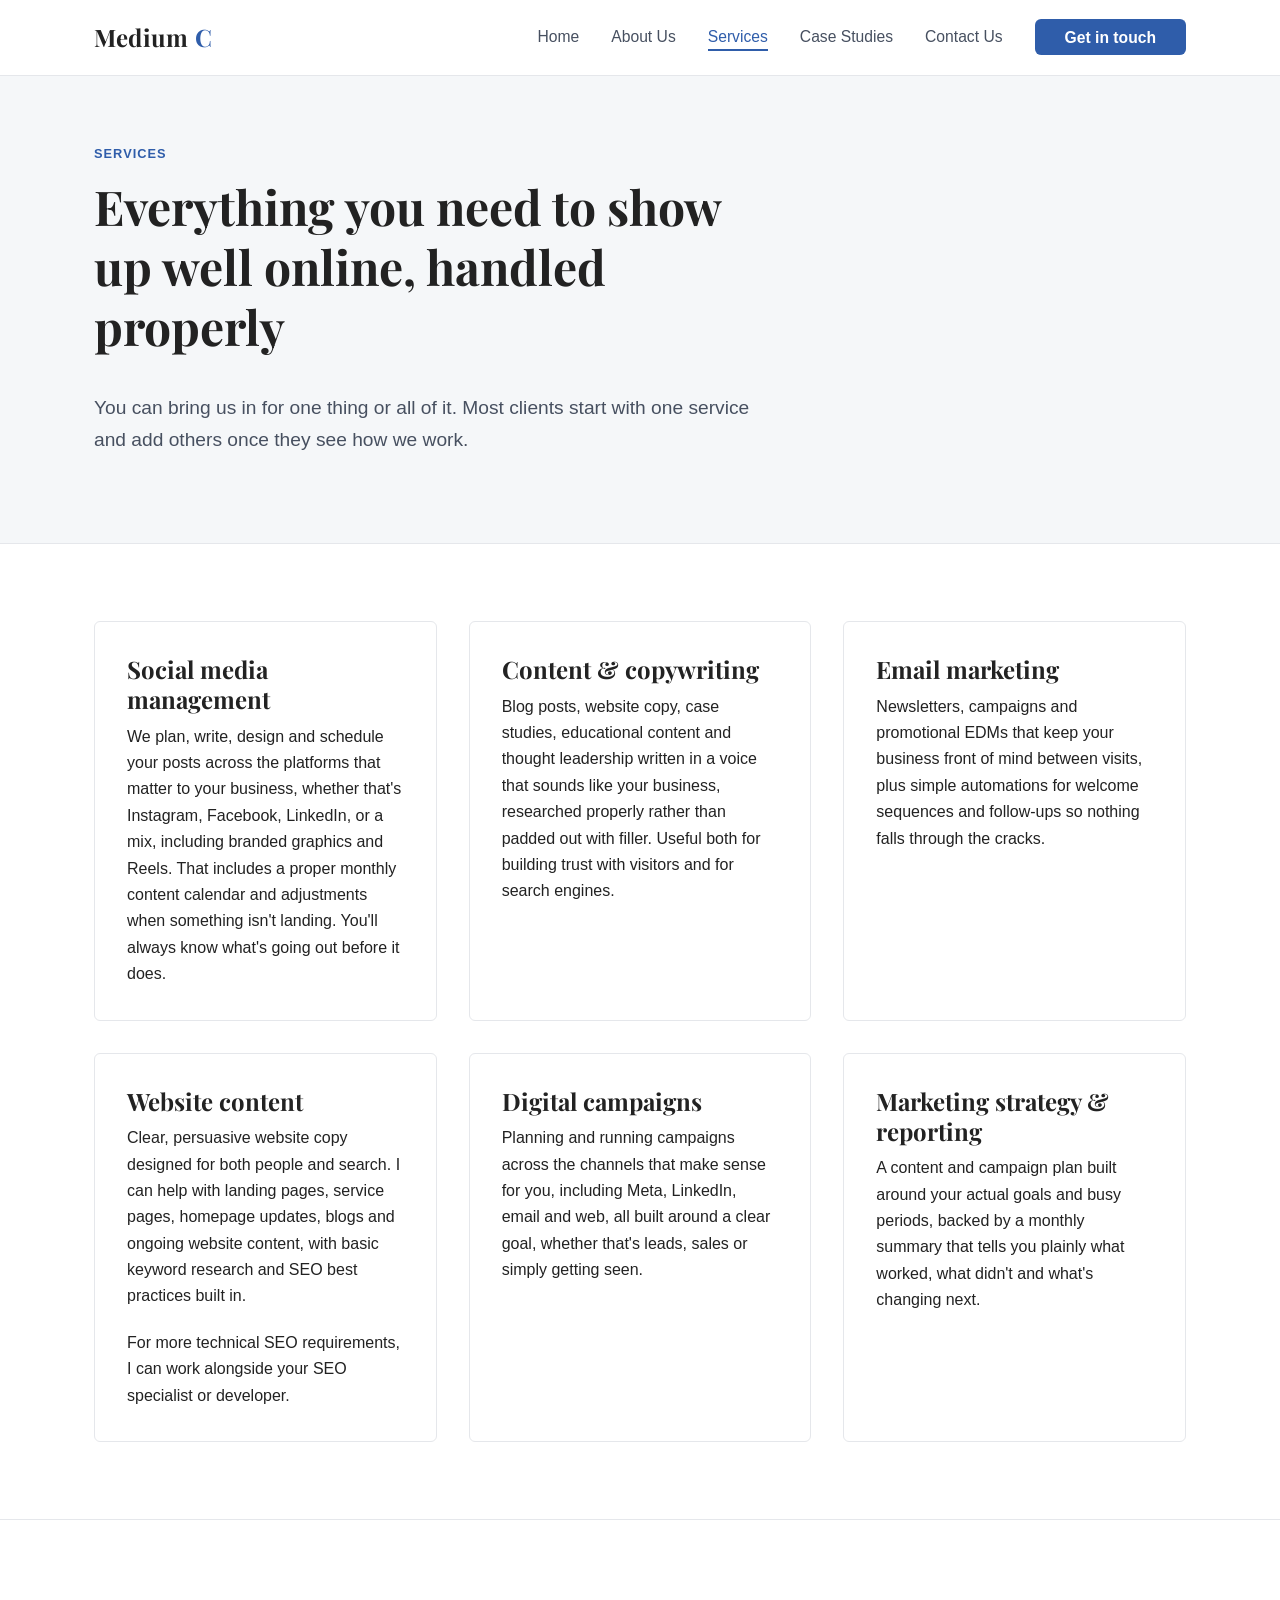
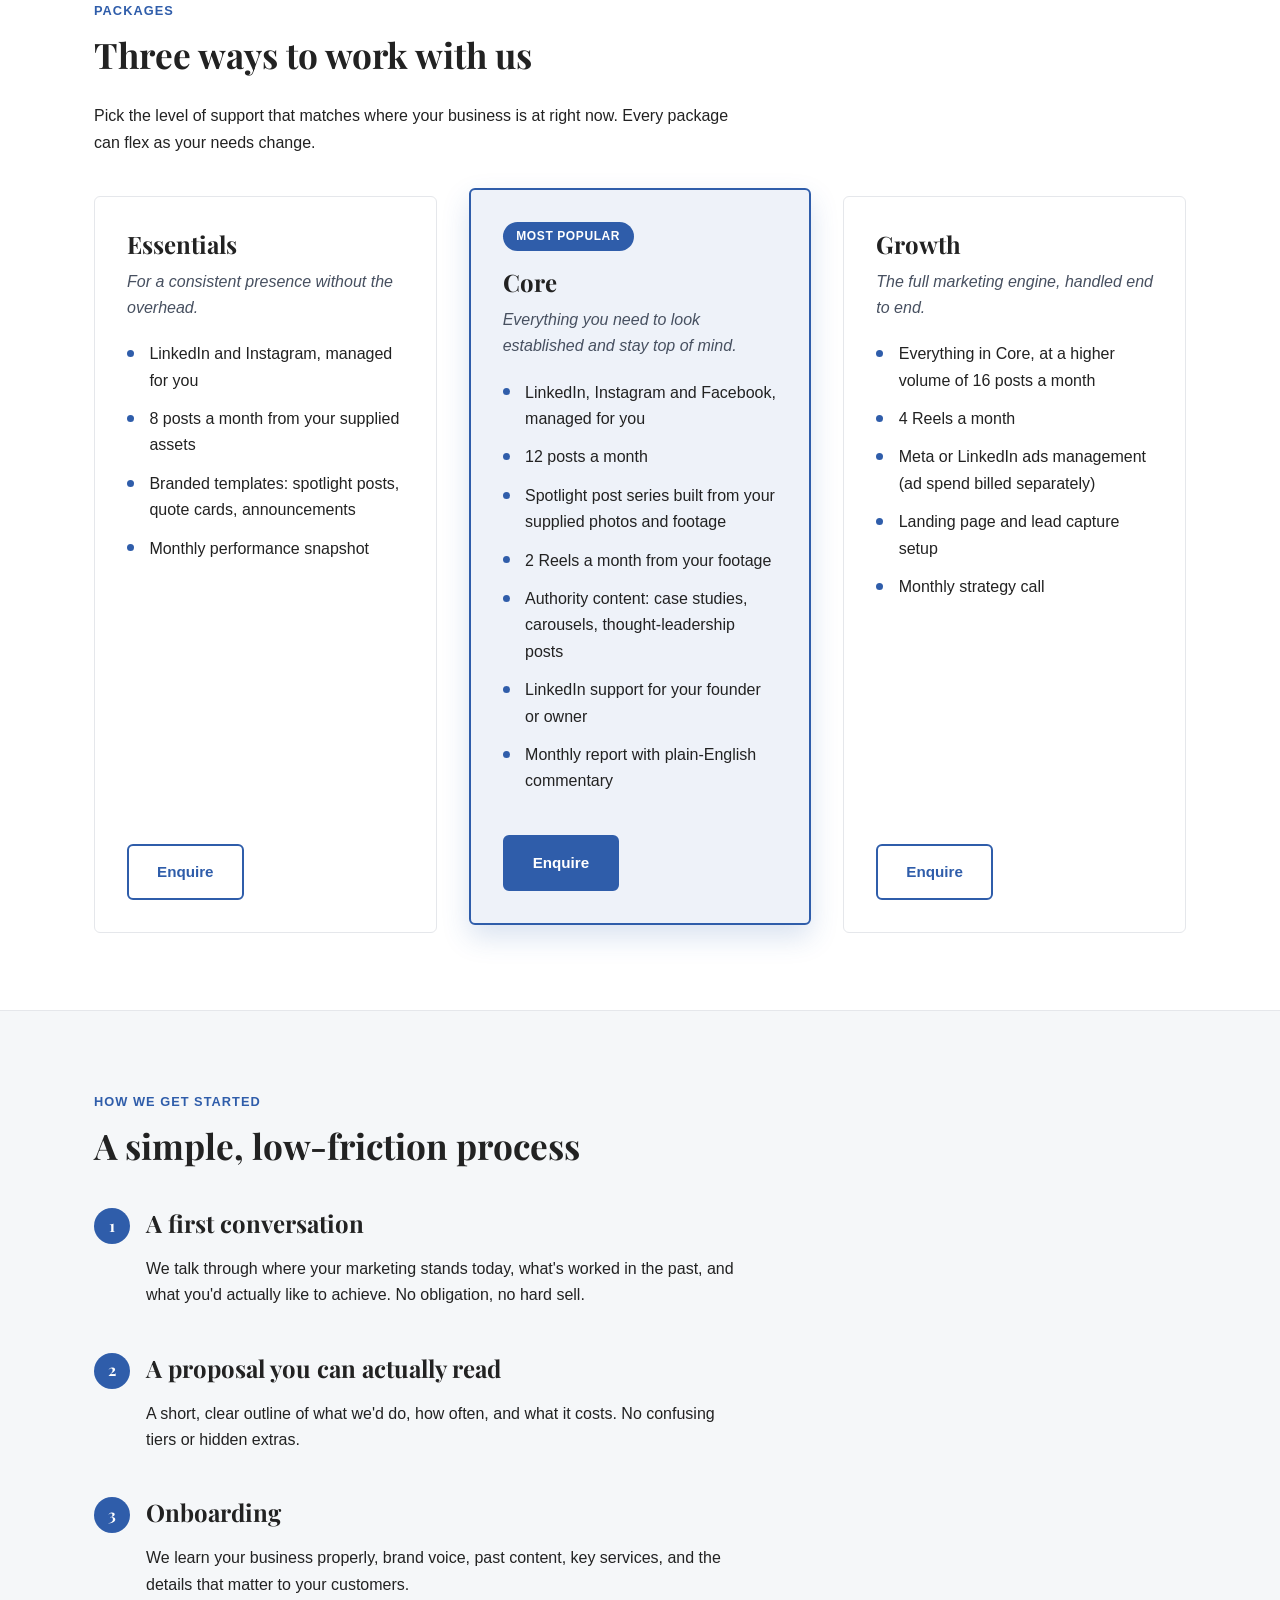
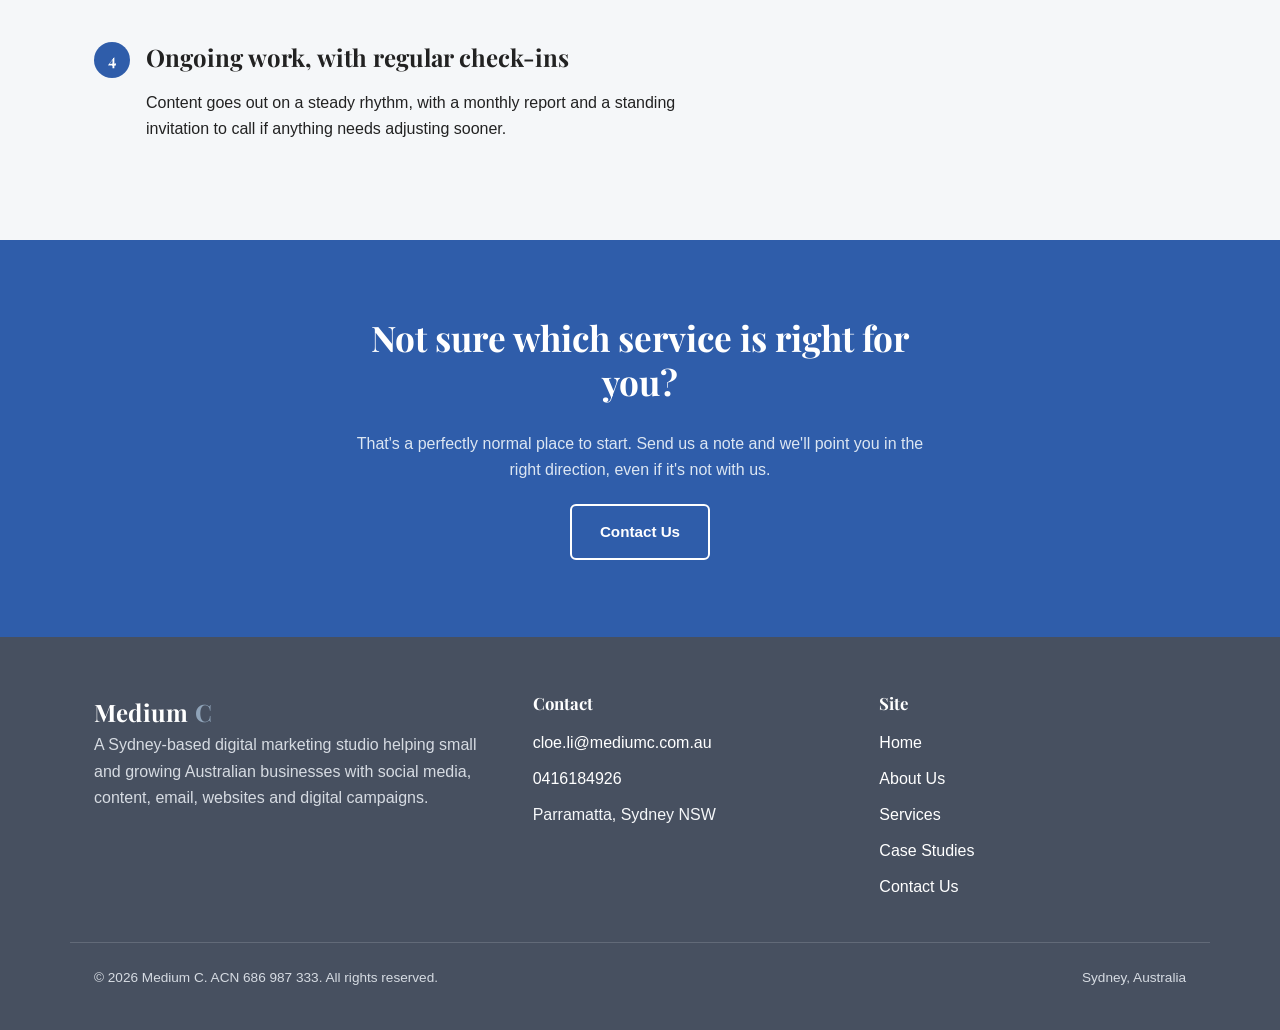
<file: services.html>
<!doctype html>
<html lang="en-AU">
<head>
  <meta charset="UTF-8">
  <meta name="viewport" content="width=device-width, initial-scale=1">
  <title>Services | Medium C</title>
  <meta name="description" content="Social media, content, email marketing, website content, digital campaigns and reporting from Medium C, a Sydney-based digital marketing studio.">
  <link rel="preconnect" href="https://fonts.googleapis.com">
  <link rel="preconnect" href="https://fonts.gstatic.com" crossorigin>
  <link href="https://fonts.googleapis.com/css2?family=Playfair+Display:wght@600;700&display=swap" rel="stylesheet">
  <link rel="stylesheet" href="css/style.css">
</head>
<body>

  <a class="skip-link" href="#main">Skip to main content</a>

  <!-- ================= HEADER (shared across all pages) ================= -->
  <header class="site-header">
    <div class="container site-header__inner">
      <a class="logo" href="index.html">Medium <span>C</span></a>

      <button class="nav-toggle" type="button" aria-expanded="false" aria-controls="main-nav">
        <span class="visually-hidden">Menu</span>
        <span class="nav-toggle__bar"></span>
        <span class="nav-toggle__bar"></span>
        <span class="nav-toggle__bar"></span>
      </button>

      <nav class="main-nav" id="main-nav" aria-label="Primary">
        <ul class="main-nav__list">
          <li><a href="index.html">Home</a></li>
          <li><a href="about.html">About Us</a></li>
          <li><a href="services.html" aria-current="page">Services</a></li>
          <li><a href="case-studies.html">Case Studies</a></li>
          <li><a href="contact.html">Contact Us</a></li>
          <li><a class="btn btn--primary" href="contact.html">Get in touch</a></li>
        </ul>
      </nav>
    </div>
  </header>

  <main id="main">

    <!-- ================= PAGE HEADER ================= -->
    <section class="page-header">
      <div class="container page-header__inner">
        <p class="eyebrow">Services</p>
        <h1>Everything you need to show up well online, handled properly</h1>
        <p class="lede">You can bring us in for one thing or all of it. Most clients start with one service and add others once they see how we work.</p>
      </div>
    </section>

    <!-- ================= SERVICE DETAIL ================= -->
    <section class="section">
      <div class="container">
        <div class="grid grid--3">

          <div class="card reveal">
            <h3>Social media management</h3>
            <p>We plan, write, design and schedule your posts across the platforms that matter to your business, whether that's Instagram, Facebook, LinkedIn, or a mix, including branded graphics and Reels. That includes a proper monthly content calendar and adjustments when something isn't landing. You'll always know what's going out before it does.</p>
          </div>

          <div class="card reveal">
            <h3>Content &amp; copywriting</h3>
            <p>Blog posts, website copy, case studies, educational content and thought leadership written in a voice that sounds like your business, researched properly rather than padded out with filler. Useful both for building trust with visitors and for search engines.</p>
          </div>

          <div class="card reveal">
            <h3>Email marketing</h3>
            <p>Newsletters, campaigns and promotional EDMs that keep your business front of mind between visits, plus simple automations for welcome sequences and follow-ups so nothing falls through the cracks.</p>
          </div>

          <div class="card reveal">
            <h3>Website content</h3>
            <p>Clear, persuasive website copy designed for both people and search. I can help with landing pages, service pages, homepage updates, blogs and ongoing website content, with basic keyword research and SEO best practices built in.</p>
            <p>For more technical SEO requirements, I can work alongside your SEO specialist or developer.</p>
          </div>

          <div class="card reveal">
            <h3>Digital campaigns</h3>
            <p>Planning and running campaigns across the channels that make sense for you, including Meta, LinkedIn, email and web, all built around a clear goal, whether that's leads, sales or simply getting seen.</p>
          </div>

          <div class="card reveal">
            <h3>Marketing strategy &amp; reporting</h3>
            <p>A content and campaign plan built around your actual goals and busy periods, backed by a monthly summary that tells you plainly what worked, what didn't and what's changing next.</p>
          </div>

        </div>
      </div>
    </section>

    <!-- ================= PACKAGES ================= -->
    <section class="section section--border-top" id="packages">
      <div class="container">
        <div class="section-intro reveal">
          <p class="eyebrow">Packages</p>
          <h2>Three ways to work with us</h2>
          <p>Pick the level of support that matches where your business is at right now. Every package can flex as your needs change.</p>
        </div>
        <div class="package-grid reveal">

          <div class="card package-card">
            <h3 class="package-card__name">Essentials</h3>
            <p class="package-card__tagline">For a consistent presence without the overhead.</p>
            <ul class="package-card__list">
              <li>LinkedIn and Instagram, managed for you</li>
              <li>8 posts a month from your supplied assets</li>
              <li>Branded templates: spotlight posts, quote cards, announcements</li>
              <li>Monthly performance snapshot</li>
            </ul>
            <a class="btn btn--outline package-card__cta" href="contact.html">Enquire</a>
          </div>

          <div class="card package-card package-card--featured">
            <p class="package-card__badge">Most popular</p>
            <h3 class="package-card__name">Core</h3>
            <p class="package-card__tagline">Everything you need to look established and stay top of mind.</p>
            <ul class="package-card__list">
              <li>LinkedIn, Instagram and Facebook, managed for you</li>
              <li>12 posts a month</li>
              <li>Spotlight post series built from your supplied photos and footage</li>
              <li>2 Reels a month from your footage</li>
              <li>Authority content: case studies, carousels, thought-leadership posts</li>
              <li>LinkedIn support for your founder or owner</li>
              <li>Monthly report with plain-English commentary</li>
            </ul>
            <a class="btn btn--primary package-card__cta" href="contact.html">Enquire</a>
          </div>

          <div class="card package-card">
            <h3 class="package-card__name">Growth</h3>
            <p class="package-card__tagline">The full marketing engine, handled end to end.</p>
            <ul class="package-card__list">
              <li>Everything in Core, at a higher volume of 16 posts a month</li>
              <li>4 Reels a month</li>
              <li>Meta or LinkedIn ads management (ad spend billed separately)</li>
              <li>Landing page and lead capture setup</li>
              <li>Monthly strategy call</li>
            </ul>
            <a class="btn btn--outline package-card__cta" href="contact.html">Enquire</a>
          </div>

        </div>
      </div>
    </section>

    <!-- ================= PROCESS ================= -->
    <section class="section section--light section--border-top">
      <div class="container">
        <div class="section-intro reveal">
          <p class="eyebrow">How we get started</p>
          <h2>A simple, low-friction process</h2>
        </div>
        <ol class="process-list reveal" style="max-width: 640px;">
          <li>
            <h3>A first conversation</h3>
            <p>We talk through where your marketing stands today, what's worked in the past, and what you'd actually like to achieve. No obligation, no hard sell.</p>
          </li>
          <li>
            <h3>A proposal you can actually read</h3>
            <p>A short, clear outline of what we'd do, how often, and what it costs. No confusing tiers or hidden extras.</p>
          </li>
          <li>
            <h3>Onboarding</h3>
            <p>We learn your business properly, brand voice, past content, key services, and the details that matter to your customers.</p>
          </li>
          <li>
            <h3>Ongoing work, with regular check-ins</h3>
            <p>Content goes out on a steady rhythm, with a monthly report and a standing invitation to call if anything needs adjusting sooner.</p>
          </li>
        </ol>
      </div>
    </section>

    <!-- ================= CTA BAND ================= -->
    <section class="section cta-band">
      <div class="container cta-band__inner reveal">
        <h2>Not sure which service is right for you?</h2>
        <p>That's a perfectly normal place to start. Send us a note and we'll point you in the right direction, even if it's not with us.</p>
        <a class="btn btn--outline-light" href="contact.html">Contact Us</a>
      </div>
    </section>

  </main>

  <!-- ================= FOOTER (shared across all pages) ================= -->
  <footer class="site-footer">
    <div class="container site-footer__inner">
      <div>
        <a class="logo" href="index.html">Medium <span>C</span></a>
        <p>A Sydney-based digital marketing studio helping small and growing Australian businesses with social media, content, email, websites and digital campaigns.</p>
      </div>
      <div>
        <h3>Contact</h3>
        <ul class="site-footer__list">
          <li><a href="mailto:cloe.li@mediumc.com.au">cloe.li@mediumc.com.au</a></li>
          <li><a href="tel:0416184926">0416184926</a></li>
          <li>Parramatta, Sydney NSW</li>
        </ul>
      </div>
      <div>
        <h3>Site</h3>
        <ul class="site-footer__list">
          <li><a href="index.html">Home</a></li>
          <li><a href="about.html">About Us</a></li>
          <li><a href="services.html">Services</a></li>
          <li><a href="case-studies.html">Case Studies</a></li>
          <li><a href="contact.html">Contact Us</a></li>
        </ul>
      </div>
    </div>
    <div class="container site-footer__bottom">
      <p>&copy; <span id="year">2026</span> Medium C. ACN 686 987 333. All rights reserved.</p>
      <p>Sydney, Australia</p>
    </div>
  </footer>

  <script src="js/main.js"></script>
</body>
</html>
</file>
<file: css/style.css>
/* ==========================================================================
   Medium C — shared stylesheet
   A single stylesheet is used across all pages (no build step, no framework).
   Sections are ordered: variables > reset > base type > layout helpers >
   header/nav > buttons/forms > page-specific sections > footer > responsive.
   ========================================================================== */

/* ---- Design tokens -------------------------------------------------- */
:root {
  --colour-primary: #2F5DAA;   /* Primary Blue */
  --colour-secondary: #475060; /* Secondary Grey */
  --colour-accent: #8FA3B8;    /* Accent */
  --colour-bg-light: #F5F7F9;  /* Light background */
  --colour-border: #E5E7EB;    /* Borders */
  --colour-white: #FFFFFF;
  --colour-black: #222222;

  --font-heading: 'Playfair Display', Georgia, 'Times New Roman', serif;
  --font-body: 'Helvetica World', Helvetica, Arial, sans-serif;

  --max-width: 1140px;
  --gutter: 1.5rem;

  --radius: 6px;
  --shadow-soft: 0 4px 20px rgba(34, 34, 34, 0.06);

  --transition-fast: 0.2s ease;
  --transition-slow: 0.6s ease;
}

/* ---- Reset ------------------------------------------------------------ */
*,
*::before,
*::after {
  box-sizing: border-box;
}

html {
  scroll-behavior: smooth;
}

body {
  margin: 0;
  font-family: var(--font-body);
  font-size: 1rem;
  line-height: 1.65;
  color: var(--colour-black);
  background-color: var(--colour-white);
  -webkit-font-smoothing: antialiased;
}

img {
  max-width: 100%;
  height: auto;
  display: block;
}

a {
  color: var(--colour-primary);
  text-decoration: none;
}

a:hover {
  text-decoration: underline;
}

ul,
ol {
  padding-left: 1.25rem;
}

/* Visible, consistent focus state for keyboard users on every interactive element */
a:focus-visible,
button:focus-visible,
input:focus-visible,
textarea:focus-visible,
select:focus-visible {
  outline: 3px solid var(--colour-primary);
  outline-offset: 2px;
}

/* Skip link — hidden until focused, first thing in the tab order */
.skip-link {
  position: absolute;
  left: -999px;
  top: auto;
  background: var(--colour-primary);
  color: var(--colour-white);
  padding: 0.75rem 1.25rem;
  z-index: 1000;
  border-radius: 0 0 var(--radius) 0;
}

.skip-link:focus {
  left: 0;
  top: 0;
}

/* Visually hidden but still available to assistive tech */
.visually-hidden {
  position: absolute;
  width: 1px;
  height: 1px;
  padding: 0;
  margin: -1px;
  overflow: hidden;
  clip: rect(0, 0, 0, 0);
  white-space: nowrap;
  border: 0;
}

/* ---- Typography --------------------------------------------------- */
h1,
h2,
h3,
h4 {
  font-family: var(--font-heading);
  font-weight: 700;
  line-height: 1.25;
  color: var(--colour-black);
  margin: 0 0 0.75em;
}

h1 {
  font-size: clamp(2.1rem, 4vw, 3rem);
}

h2 {
  font-size: clamp(1.6rem, 3vw, 2.2rem);
}

h3 {
  font-size: clamp(1.2rem, 2vw, 1.5rem);
}

p {
  margin: 0 0 1.25em;
}

.lede {
  font-size: 1.2rem;
  color: var(--colour-secondary);
}

.eyebrow {
  display: inline-block;
  font-family: var(--font-body);
  font-size: 0.8rem;
  font-weight: 700;
  letter-spacing: 0.08em;
  text-transform: uppercase;
  color: var(--colour-primary);
  margin-bottom: 0.75rem;
}

.section-intro {
  max-width: 640px;
  margin: 0 0 2.5rem;
}

/* ---- Benefit grid: a lighter, editorial alternative to .card, used where a
   boxed/bordered treatment would feel too close to the services grid ---- */
.benefit-grid {
  display: grid;
  grid-template-columns: repeat(3, 1fr);
  gap: 2.5rem;
}

.benefit-grid__item {
  border-left: 1px solid var(--colour-border);
  padding-left: 1.75rem;
}

.benefit-grid__item:first-child {
  border-left: none;
  padding-left: 0;
}

.benefit-grid__item h3 {
  margin-bottom: 0.5rem;
}

.benefit-grid__item p {
  color: var(--colour-secondary);
  margin: 0;
}

/* ---- Layout helpers -------------------------------------------------- */
.container {
  width: 100%;
  max-width: var(--max-width);
  margin-inline: auto;
  padding-inline: var(--gutter);
}

.section {
  padding-block: clamp(3rem, 6vw, 5.5rem);
}

.section--tight {
  padding-block: clamp(2rem, 4vw, 3.5rem);
}

.section--light {
  background-color: var(--colour-bg-light);
}

.section--border-top {
  border-top: 1px solid var(--colour-border);
}

.grid {
  display: grid;
  gap: 2rem;
}

.grid--3 {
  grid-template-columns: repeat(3, 1fr);
}

.grid--2 {
  grid-template-columns: repeat(2, 1fr);
}

.text-center {
  text-align: center;
}

.mx-auto {
  margin-inline: auto;
}

/* Simple fade/slide-in used sparingly for a calm, editorial feel */
.reveal {
  opacity: 0;
  transform: translateY(16px);
  transition: opacity var(--transition-slow), transform var(--transition-slow);
}

.reveal.is-visible {
  opacity: 1;
  transform: translateY(0);
}

@media (prefers-reduced-motion: reduce) {
  .reveal {
    opacity: 1;
    transform: none;
    transition: none;
  }
  html {
    scroll-behavior: auto;
  }
}

/* ---- Buttons ----------------------------------------------------------- */
.btn {
  display: inline-block;
  font-family: var(--font-body);
  font-weight: 700;
  font-size: 0.95rem;
  padding: 0.85rem 1.75rem;
  border-radius: var(--radius);
  border: 2px solid transparent;
  cursor: pointer;
  transition: background-color var(--transition-fast), color var(--transition-fast), border-color var(--transition-fast);
}

.btn:hover {
  text-decoration: none;
}

.btn--primary {
  background-color: var(--colour-primary);
  color: var(--colour-white);
  border-color: var(--colour-primary);
}

.btn--primary:hover {
  background-color: #244b8a;
  border-color: #244b8a;
}

.btn--outline {
  background-color: transparent;
  color: var(--colour-primary);
  border-color: var(--colour-primary);
}

.btn--outline:hover {
  background-color: var(--colour-primary);
  color: var(--colour-white);
}

.btn--outline-light {
  background-color: transparent;
  color: var(--colour-white);
  border-color: var(--colour-white);
}

.btn--outline-light:hover {
  background-color: var(--colour-white);
  color: var(--colour-primary);
}

/* ---- Site header / nav -------------------------------------------------- */
.site-header {
  border-bottom: 1px solid var(--colour-border);
  background-color: var(--colour-white);
  position: sticky;
  top: 0;
  z-index: 100;
}

.site-header__inner {
  display: flex;
  align-items: center;
  justify-content: space-between;
  padding-block: 1.1rem;
}

.logo {
  font-family: var(--font-heading);
  font-size: 1.5rem;
  font-weight: 700;
  color: var(--colour-black);
  letter-spacing: 0.01em;
}

.logo:hover {
  text-decoration: none;
  color: var(--colour-primary);
}

.logo span {
  color: var(--colour-primary);
}

.nav-toggle {
  display: none;
  background: none;
  border: 1px solid var(--colour-border);
  border-radius: var(--radius);
  padding: 0.5rem 0.6rem;
  cursor: pointer;
}

.nav-toggle__bar {
  display: block;
  width: 22px;
  height: 2px;
  background-color: var(--colour-black);
  margin: 4px 0;
  transition: transform var(--transition-fast), opacity var(--transition-fast);
}

.main-nav__list {
  display: flex;
  align-items: center;
  gap: 2rem;
  list-style: none;
  margin: 0;
  padding: 0;
}

.main-nav__list a {
  color: var(--colour-secondary);
  font-weight: 500;
  font-size: 0.98rem;
  padding-block: 0.25rem;
  border-bottom: 2px solid transparent;
}

.main-nav__list a:hover,
.main-nav__list a[aria-current="page"] {
  color: var(--colour-primary);
  text-decoration: none;
  border-bottom-color: var(--colour-primary);
}

.main-nav__list .btn {
  border-bottom: none;
}

/* .main-nav__list a's colour and weight rules would otherwise win (they include the
   <a> type selector) and override the button's white, bold text with the nav link styling */
.main-nav__list a.btn--primary,
.main-nav__list a.btn--primary:hover {
  color: var(--colour-white);
  font-weight: 700;
}

/* ---- Site footer ----------------------------------------------------- */
.site-footer {
  background-color: var(--colour-secondary);
  color: var(--colour-bg-light);
}

.site-footer a {
  color: var(--colour-white);
}

.site-footer__inner {
  display: grid;
  grid-template-columns: 1.3fr 1fr 1fr;
  gap: 2.5rem;
  padding-block: 3.5rem 2rem;
}

.site-footer h2,
.site-footer h3 {
  color: var(--colour-white);
  font-size: 1.05rem;
  margin-bottom: 1rem;
}

.site-footer .logo {
  color: var(--colour-white);
}

.site-footer .logo span {
  color: var(--colour-accent);
}

.site-footer p {
  color: #D6DBE2;
}

.site-footer__list {
  list-style: none;
  margin: 0;
  padding: 0;
}

.site-footer__list li {
  margin-bottom: 0.6rem;
}

.site-footer__bottom {
  border-top: 1px solid rgba(255, 255, 255, 0.15);
  padding-block: 1.5rem;
  font-size: 0.85rem;
  color: #B9C1CC;
  display: flex;
  flex-wrap: wrap;
  gap: 0.5rem 1.5rem;
  justify-content: space-between;
}

/* ==========================================================================
   Page-specific sections
   ========================================================================== */

/* ---- Hero (home) ---- */
.hero {
  background-color: var(--colour-bg-light);
  border-bottom: 1px solid var(--colour-border);
}

.hero__inner {
  display: grid;
  grid-template-columns: 1.1fr 0.9fr;
  gap: 3rem;
  align-items: center;
  padding-block: clamp(3rem, 7vw, 6rem);
}

.hero__actions {
  display: flex;
  gap: 1rem;
  flex-wrap: wrap;
  margin-top: 1.75rem;
}

.hero__image {
  border-radius: 50%;
  box-shadow: var(--shadow-soft);
  aspect-ratio: 1 / 1;
  object-fit: cover;
  width: 100%;
}

/* ---- Simple page header banner (inner pages) ---- */
.page-header {
  background-color: var(--colour-bg-light);
  border-bottom: 1px solid var(--colour-border);
  padding-block: clamp(2.5rem, 5vw, 4rem);
}

.page-header__inner > * {
  max-width: 680px;
}

/* ---- Who we work with: single-column intro, capped to a readable line length ---- */
.who-we-work-with {
  /* Full container width rather than a capped reading measure, so the copy
     wraps to fewer lines and the section takes up less vertical space */
}

/* ---- Industry / audience strip: horizontal wrapping row of pills, each
   sized to its own text, sitting below the Who We Work With copy ---- */
.audience-list {
  display: flex;
  flex-wrap: wrap;
  gap: 0.75rem;
  list-style: none;
  margin: 2rem 0 0;
  padding: 0;
}

.audience-list li {
  background-color: var(--colour-white);
  border: 1px solid var(--colour-border);
  border-radius: 999px;
  padding: 0.5rem 1.1rem;
  font-size: 0.92rem;
  color: var(--colour-secondary);
  transition: background-color var(--transition-fast), color var(--transition-fast), border-color var(--transition-fast);
}

.audience-list li:hover {
  background-color: var(--colour-primary);
  border-color: var(--colour-primary);
  color: var(--colour-white);
}

/* ---- Cards (services teaser, case studies teaser) ---- */
.card {
  background-color: var(--colour-white);
  border: 1px solid var(--colour-border);
  border-radius: var(--radius);
  padding: 2rem;
  height: 100%;
}

.card h3 {
  margin-bottom: 0.6rem;
}

.card p:last-child {
  margin-bottom: 0;
}

.card--light {
  background-color: var(--colour-bg-light);
}

/* "What we do" teaser cards: highlight to brand blue on hover, text turns white to stay readable */
.card--hover {
  transition: background-color var(--transition-fast), border-color var(--transition-fast), color var(--transition-fast);
}

.card--hover:hover {
  background-color: var(--colour-primary);
  border-color: var(--colour-primary);
  color: var(--colour-white);
}

.card--hover:hover h3,
.card--hover:hover p {
  color: var(--colour-white);
}

/* ---- Package cards (home teaser + Services full cards) ----
   Built on top of .card so they match the capabilities grid; .package-card
   just adds the flex layout and the "featured" (Core) treatment. */
.package-grid {
  display: grid;
  grid-template-columns: repeat(3, 1fr);
  gap: 2rem;
}

.package-card {
  display: flex;
  flex-direction: column;
  transition: transform var(--transition-fast), box-shadow var(--transition-fast);
}

.package-card__badge {
  display: inline-block;
  align-self: flex-start;
  background-color: var(--colour-primary);
  color: var(--colour-white);
  font-size: 0.75rem;
  font-weight: 700;
  letter-spacing: 0.05em;
  text-transform: uppercase;
  border-radius: 999px;
  padding: 0.3rem 0.85rem;
  margin-bottom: 1rem;
}

.package-card__name {
  margin-bottom: 0.5rem;
}

.package-card__tagline {
  color: var(--colour-secondary);
  font-style: italic;
}

.package-card__list {
  list-style: none;
  margin: 0 0 1.75rem;
  padding: 0;
  flex-grow: 1;
}

.package-card__list li {
  position: relative;
  padding-left: 1.4rem;
  margin-bottom: 0.75rem;
  color: var(--colour-black);
}

.package-card__list li::before {
  content: "";
  position: absolute;
  left: 0;
  top: 0.55em;
  width: 7px;
  height: 7px;
  border-radius: 50%;
  background-color: var(--colour-primary);
}

.package-card__cta {
  margin-top: auto;
  align-self: flex-start;
}

/* Core: the "most popular" tier gets a subtle blue-tinted lift above its siblings */
.package-card--featured {
  border-color: var(--colour-primary);
  border-width: 2px;
  background-color: #EEF2F9;
  box-shadow: 0 12px 28px rgba(47, 93, 170, 0.18);
  transform: translateY(-8px);
}

/* ---- Founder / "person behind" band ---- */
.founder-band__inner {
  display: grid;
  grid-template-columns: 0.85fr 1.15fr;
  gap: 2.75rem;
  align-items: center;
}

.founder-photo {
  border-radius: var(--radius);
  box-shadow: var(--shadow-soft);
  aspect-ratio: 1 / 1;
  object-fit: cover;
  width: 100%;
}

.founder-photo--large {
  aspect-ratio: 4 / 5;
}

.founder-photo--small {
  aspect-ratio: 1 / 1;
  max-width: 220px;
}

.founder-band__quote {
  font-family: var(--font-heading);
  font-size: 1.3rem;
  color: var(--colour-secondary);
  margin: 0 0 1rem;
}

/* ---- About page founder section ---- */
.founder-section__inner {
  display: grid;
  grid-template-columns: 0.8fr 1.2fr;
  gap: 3rem;
  align-items: start;
}

.founder-signature {
  font-family: var(--font-heading);
  font-size: 1.4rem;
  margin-top: 1.5rem;
}

/* ---- Values / process list ---- */
.value-list {
  list-style: none;
  margin: 0;
  padding: 0;
  display: grid;
  gap: 1.75rem;
}

.value-list li {
  display: grid;
  grid-template-columns: auto 1fr;
  gap: 1.25rem;
  align-items: baseline;
}

.value-list .value-number {
  font-family: var(--font-heading);
  font-size: 1.75rem;
  color: var(--colour-accent);
}

/* ---- Process steps (services page) ---- */
.process-list {
  list-style: none;
  margin: 0;
  padding: 0;
  counter-reset: step;
  display: grid;
  gap: 1.5rem;
}

.process-list li {
  counter-increment: step;
  position: relative;
  padding-left: 3.25rem;
}

.process-list li::before {
  content: counter(step);
  position: absolute;
  left: 0;
  top: 0;
  width: 2.25rem;
  height: 2.25rem;
  border-radius: 50%;
  background-color: var(--colour-primary);
  color: var(--colour-white);
  display: flex;
  align-items: center;
  justify-content: center;
  font-family: var(--font-heading);
  font-weight: 700;
}

/* ---- Testimonial / pull quote ---- */
.pull-quote {
  border-left: 4px solid var(--colour-primary);
  padding-left: 1.5rem;
  font-family: var(--font-heading);
  font-size: 1.35rem;
  color: var(--colour-black);
  margin: 2rem 0;
}

.pull-quote cite {
  display: block;
  font-family: var(--font-body);
  font-style: normal;
  font-size: 0.9rem;
  color: var(--colour-secondary);
  margin-top: 0.75rem;
}

/* ---- Case study cards ---- */
.case-study {
  border: 1px solid var(--colour-border);
  border-radius: var(--radius);
  padding: 2.25rem;
  margin-bottom: 2rem;
  background-color: var(--colour-white);
}

.case-study__meta {
  display: flex;
  flex-wrap: wrap;
  gap: 0.6rem;
  margin-bottom: 1rem;
}

.case-study__tag {
  font-size: 0.78rem;
  font-weight: 700;
  letter-spacing: 0.05em;
  text-transform: uppercase;
  color: var(--colour-primary);
  background-color: var(--colour-bg-light);
  border-radius: 999px;
  padding: 0.3rem 0.8rem;
}

.case-study__results {
  list-style: none;
  margin: 1.5rem 0 0;
  padding: 1.5rem 0 0;
  border-top: 1px solid var(--colour-border);
  display: grid;
  grid-template-columns: repeat(3, 1fr);
  gap: 1.5rem;
}

.case-study__results dt {
  font-size: 0.85rem;
  color: var(--colour-secondary);
  margin-bottom: 0.25rem;
}

.case-study__results dd {
  margin: 0;
  font-family: var(--font-heading);
  font-size: 1.15rem;
  color: var(--colour-primary);
}

/* ---- Selected results band (home page) ---- */
.results-band {
  display: grid;
  grid-template-columns: repeat(3, 1fr);
  gap: 2.5rem;
}

.results-band__number {
  font-family: var(--font-heading);
  font-weight: 700;
  font-size: clamp(2.2rem, 5vw, 3rem);
  color: var(--colour-primary);
  margin: 0 0 0.5rem;
}

.results-band__label {
  color: var(--colour-secondary);
  margin: 0;
}

/* ---- CTA band ---- */
.cta-band {
  background-color: var(--colour-primary);
  color: var(--colour-white);
}

.cta-band h2 {
  color: var(--colour-white);
}

.cta-band p {
  color: #DCE6F2;
}

.cta-band__inner {
  text-align: center;
  max-width: 620px;
  margin-inline: auto;
}

/* ---- Forms (contact page) ---- */
.contact-layout {
  display: grid;
  grid-template-columns: 1fr 0.7fr;
  gap: 3rem;
}

.form-field {
  margin-bottom: 1.4rem;
}

.form-field label {
  display: block;
  font-weight: 700;
  font-size: 0.92rem;
  margin-bottom: 0.4rem;
}

.form-field input,
.form-field textarea {
  width: 100%;
  font-family: var(--font-body);
  font-size: 1rem;
  padding: 0.75rem 0.9rem;
  border: 1px solid var(--colour-border);
  border-radius: var(--radius);
  background-color: var(--colour-white);
  color: var(--colour-black);
}

.form-field input:focus,
.form-field textarea:focus {
  border-color: var(--colour-primary);
}

.form-field--required label::after {
  content: " *";
  color: var(--colour-primary);
}

.form-note {
  font-size: 0.85rem;
  color: var(--colour-secondary);
  margin-top: -0.5rem;
  margin-bottom: 1.5rem;
}

/* Honeypot field for Web3Forms — display:none keeps it out of the accessibility
   tree and tab order for real visitors, while bots that fill in every field still trip it */
.honeypot-field {
  display: none;
}

.contact-card {
  background-color: var(--colour-bg-light);
  border: 1px solid var(--colour-border);
  border-radius: var(--radius);
  padding: 2rem;
  align-self: start;
}

.contact-card__photo {
  border-radius: var(--radius);
  aspect-ratio: 1 / 1;
  object-fit: cover;
  width: 140px;
  margin-bottom: 1.25rem;
}

.contact-details {
  list-style: none;
  margin: 1.5rem 0 0;
  padding: 1.5rem 0 0;
  border-top: 1px solid var(--colour-border);
}

.contact-details li {
  margin-bottom: 0.75rem;
}

.contact-details span {
  display: block;
  font-size: 0.8rem;
  color: var(--colour-secondary);
}

.form-success {
  background-color: var(--colour-bg-light);
  border: 1px solid var(--colour-border);
  border-radius: var(--radius);
  padding: 2rem;
  text-align: center;
}

/* ==========================================================================
   Responsive
   ========================================================================== */

@media (max-width: 900px) {
  .hero__inner,
  .founder-band__inner,
  .founder-section__inner,
  .contact-layout {
    grid-template-columns: 1fr;
  }

  .hero__image,
  .founder-photo {
    max-width: 420px;
    margin-inline: auto;
  }

  .grid--3 {
    grid-template-columns: repeat(2, 1fr);
  }

  .site-footer__inner {
    grid-template-columns: 1fr 1fr;
  }
}

/* Packages: three columns down to a single stacked column below ~768px */
@media (max-width: 768px) {
  .package-grid {
    grid-template-columns: 1fr;
  }

  /* No room for the "raised" featured card once everything's stacked in one column */
  .package-card--featured {
    transform: none;
  }

  /* Benefit grid: side-by-side left dividers become top dividers when stacked */
  .benefit-grid {
    grid-template-columns: 1fr;
    gap: 1.75rem;
  }

  .benefit-grid__item {
    border-left: none;
    padding-left: 0;
    border-top: 1px solid var(--colour-border);
    padding-top: 1.5rem;
  }

  .benefit-grid__item:first-child {
    border-top: none;
    padding-top: 0;
  }
}

@media (max-width: 720px) {
  .nav-toggle {
    display: inline-flex;
    flex-direction: column;
    justify-content: center;
  }

  .main-nav {
    position: absolute;
    top: 100%;
    left: 0;
    right: 0;
    background-color: var(--colour-white);
    border-bottom: 1px solid var(--colour-border);
    box-shadow: var(--shadow-soft);
    max-height: 0;
    overflow: hidden;
    transition: max-height var(--transition-fast);
  }

  .main-nav.is-open {
    max-height: 400px;
  }

  .main-nav__list {
    flex-direction: column;
    align-items: flex-start;
    gap: 0;
    padding: 1rem var(--gutter) 1.5rem;
  }

  .main-nav__list li {
    width: 100%;
  }

  .main-nav__list a {
    display: block;
    padding: 0.75rem 0;
    border-bottom: 1px solid var(--colour-border);
  }

  .main-nav__list a[aria-current="page"] {
    border-bottom: 1px solid var(--colour-border);
  }

  .main-nav__list .btn {
    margin-top: 0.75rem;
    display: inline-block;
  }

  .nav-toggle[aria-expanded="true"] .nav-toggle__bar:nth-child(1) {
    transform: translateY(6px) rotate(45deg);
  }

  .nav-toggle[aria-expanded="true"] .nav-toggle__bar:nth-child(2) {
    opacity: 0;
  }

  .nav-toggle[aria-expanded="true"] .nav-toggle__bar:nth-child(3) {
    transform: translateY(-6px) rotate(-45deg);
  }
}

@media (max-width: 640px) {
  .grid--2,
  .grid--3 {
    grid-template-columns: 1fr;
  }

  .site-footer__inner {
    grid-template-columns: 1fr;
    padding-block: 2.5rem 1.5rem;
  }

  .case-study__results {
    grid-template-columns: 1fr;
    gap: 0.75rem;
  }

  .case-study {
    padding: 1.5rem;
  }

  .results-band {
    grid-template-columns: 1fr;
    gap: 2rem;
  }
}
</file>
